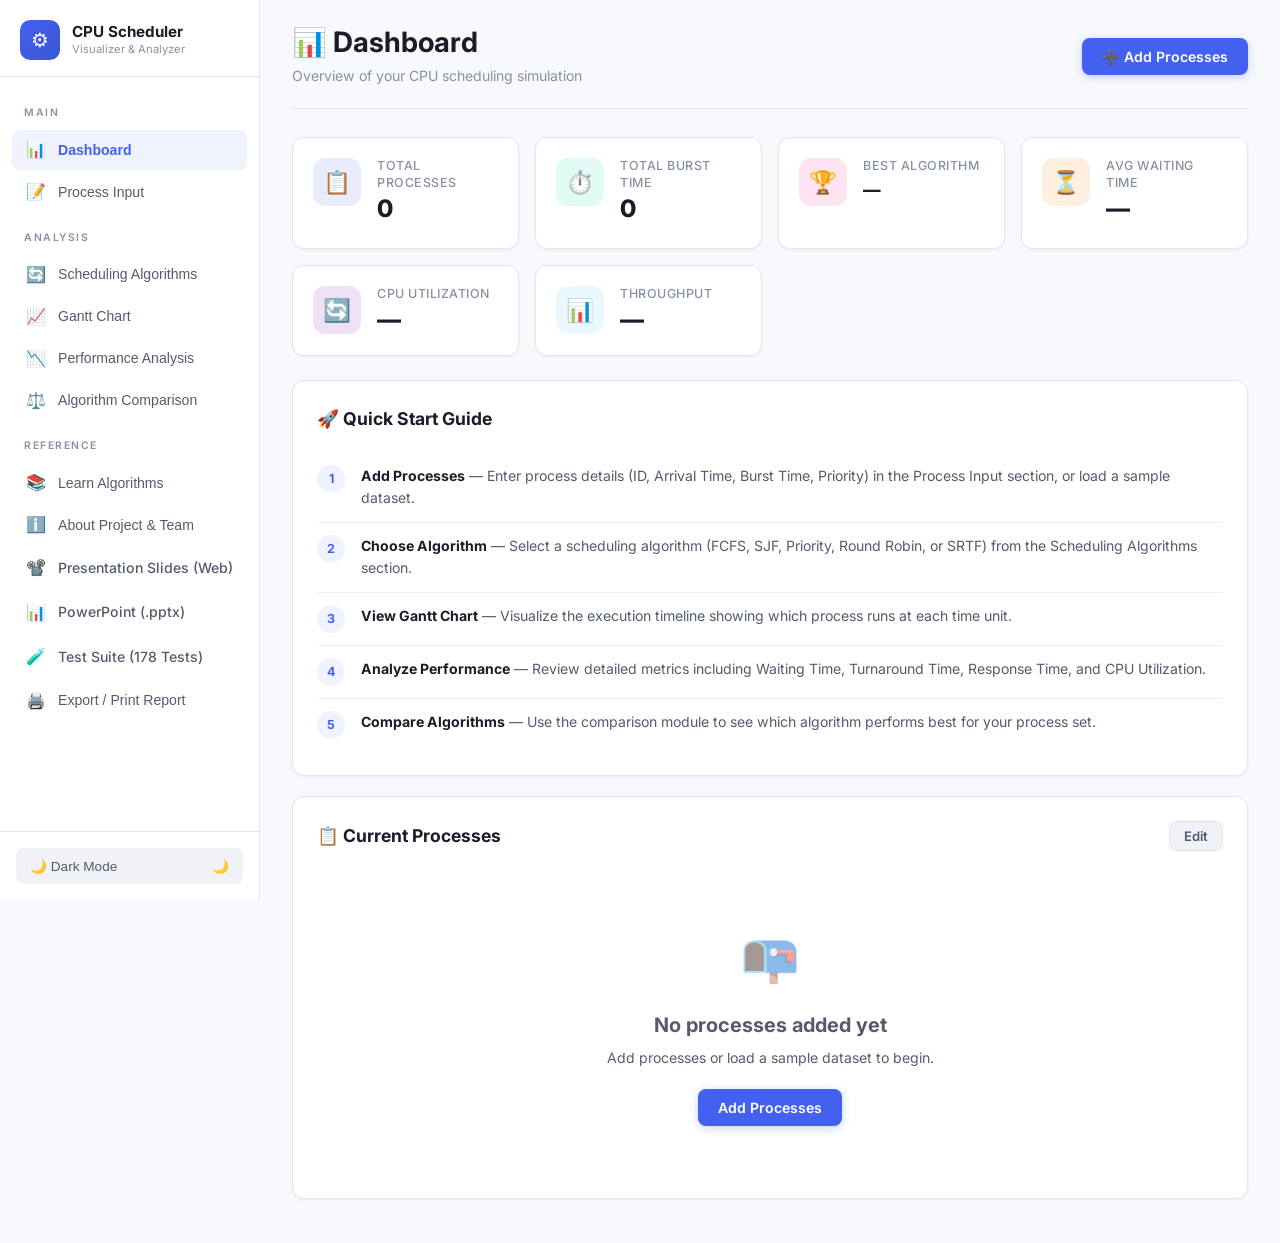
<file: index.html>
<!DOCTYPE html>
<!--
  CPU Scheduling Visualizer & Performance Analyzer
  =================================================
  A comprehensive interactive application for visualizing and comparing
  CPU scheduling algorithms used in Operating Systems.
  
  Technologies: HTML5, CSS3, Vanilla JavaScript (ES6)
  No external dependencies or build tools required.
  
  Author: Student Project - Operating Systems Course
  Date: November 2026
-->
<html lang="en" data-theme="light">
<head>
    <meta charset="UTF-8">
    <meta name="viewport" content="width=device-width, initial-scale=1.0">
    <title>CPU Scheduling Visualizer & Performance Analyzer</title>
    
    <!-- Google Fonts: Inter for clean, modern typography -->
    <link rel="preconnect" href="https://fonts.googleapis.com">
    <link rel="preconnect" href="https://fonts.gstatic.com" crossorigin>
    <link href="https://fonts.googleapis.com/css2?family=Inter:wght@400;500;600;700;800&display=swap" rel="stylesheet">
    
    <!-- Main Stylesheet -->
    <link rel="stylesheet" href="css/styles.css">
    
    <!-- Favicon (inline SVG as data URI) -->
    <link rel="icon" href="data:image/svg+xml,<svg xmlns='http://www.w3.org/2000/svg' viewBox='0 0 100 100'><text y='.9em' font-size='90'>⚙️</text></svg>">
</head>
<body>
    <!-- ================================================================
         Toast Notification Container
         Positioned fixed at top-right corner for feedback messages
         ================================================================ -->
    <div class="toast-container" id="toastContainer"></div>

    <!-- ================================================================
         App Container: Sidebar + Main Content
         ================================================================ -->
    <div class="app-container">
        
        <!-- ============================================================
             Sidebar Navigation
             Fixed left sidebar with navigation links for each section
             ============================================================ -->
        <aside class="sidebar" id="sidebar">
            <!-- Logo / Brand -->
            <div class="sidebar-header">
                <a class="sidebar-logo" href="#" onclick="return false;">
                    <div class="logo-icon">⚙️</div>
                    <div class="logo-text">
                        CPU Scheduler
                        <small>Visualizer & Analyzer</small>
                    </div>
                </a>
            </div>

            <!-- Navigation Links -->
            <nav class="sidebar-nav">
                <div class="nav-section-title">Main</div>
                
                <button class="nav-link active" data-section="dashboard" onclick="navigateTo('dashboard')">
                    <span class="nav-icon">📊</span>
                    Dashboard
                </button>
                
                <button class="nav-link" data-section="process-input" onclick="navigateTo('process-input')">
                    <span class="nav-icon">📝</span>
                    Process Input
                </button>

                <div class="nav-section-title">Analysis</div>
                
                <button class="nav-link" data-section="scheduling" onclick="navigateTo('scheduling')">
                    <span class="nav-icon">🔄</span>
                    Scheduling Algorithms
                </button>
                
                <button class="nav-link" data-section="gantt" onclick="navigateTo('gantt')">
                    <span class="nav-icon">📈</span>
                    Gantt Chart
                </button>
                
                <button class="nav-link" data-section="performance" onclick="navigateTo('performance')">
                    <span class="nav-icon">📉</span>
                    Performance Analysis
                </button>
                
                <button class="nav-link" data-section="comparison" onclick="navigateTo('comparison')">
                    <span class="nav-icon">⚖️</span>
                    Algorithm Comparison
                </button>

                <div class="nav-section-title">Reference</div>
                
                <button class="nav-link" data-section="learn" onclick="navigateTo('learn')">
                    <span class="nav-icon">📚</span>
                    Learn Algorithms
                </button>
                
                <button class="nav-link" data-section="about" onclick="navigateTo('about')">
                    <span class="nav-icon">ℹ️</span>
                    About Project & Team
                </button>

                <a class="nav-link" href="presentation.html" target="_blank" style="text-decoration:none;">
                    <span class="nav-icon">📽️</span>
                    Presentation Slides (Web)
                </a>

                <a class="nav-link" href="CPU_Scheduling_Visualizer_Presentation.pptx" download style="text-decoration:none;">
                    <span class="nav-icon">📊</span>
                    PowerPoint (.pptx)
                </a>

                <a class="nav-link" href="tests/test-algorithms.html" target="_blank" style="text-decoration:none;">
                    <span class="nav-icon">🧪</span>
                    Test Suite (178 Tests)
                </a>

                <button class="nav-link" onclick="window.print()" style="text-decoration:none;">
                    <span class="nav-icon">🖨️</span>
                    Export / Print Report
                </button>
            </nav>

            <!-- Theme Toggle -->
            <div class="sidebar-footer">
                <button class="theme-toggle" onclick="toggleTheme()">
                    <span id="themeLabel">🌙 Dark Mode</span>
                    <span id="themeIcon">🌙</span>
                </button>
            </div>
        </aside>

        <!-- Mobile sidebar overlay -->
        <div class="sidebar-overlay" id="sidebarOverlay" onclick="closeSidebar()"></div>

        <!-- ============================================================
             Main Content Area
             Contains all sections, only one visible at a time
             ============================================================ -->
        <main class="main-content">
            <!-- Mobile menu toggle -->
            <button class="menu-toggle" id="menuToggle" onclick="toggleSidebar()">☰</button>

            <!-- ========================================================
                 SECTION 1: Dashboard
                 Overview with stats, quick actions, and summary
                 ======================================================== -->
            <section class="section active" id="section-dashboard">
                <div class="page-header">
                    <div>
                        <h1>📊 Dashboard</h1>
                        <p class="page-subtitle">Overview of your CPU scheduling simulation</p>
                    </div>
                    <div class="header-actions">
                        <button class="btn btn-primary" onclick="navigateTo('process-input')">
                            ➕ Add Processes
                        </button>
                    </div>
                </div>

                <!-- Stats Grid -->
                <div class="stats-grid" id="dashboardStats">
                    <div class="stat-card">
                        <div class="stat-icon blue">📋</div>
                        <div class="stat-info">
                            <h4>Total Processes</h4>
                            <div class="stat-value" id="statTotalProcesses">0</div>
                        </div>
                    </div>
                    <div class="stat-card">
                        <div class="stat-icon green">⏱️</div>
                        <div class="stat-info">
                            <h4>Total Burst Time</h4>
                            <div class="stat-value" id="statTotalBurst">0</div>
                        </div>
                    </div>
                    <div class="stat-card">
                        <div class="stat-icon pink">🏆</div>
                        <div class="stat-info">
                            <h4>Best Algorithm</h4>
                            <div class="stat-value" id="statBestAlgo" style="font-size:1.1rem;">—</div>
                            <div class="stat-change" id="statBestAlgoMetric"></div>
                        </div>
                    </div>
                    <div class="stat-card">
                        <div class="stat-icon orange">⏳</div>
                        <div class="stat-info">
                            <h4>Avg Waiting Time</h4>
                            <div class="stat-value" id="statAvgWT">—</div>
                            <div class="stat-change" id="statAvgWTAlgo"></div>
                        </div>
                    </div>
                    <div class="stat-card">
                        <div class="stat-icon purple">🔄</div>
                        <div class="stat-info">
                            <h4>CPU Utilization</h4>
                            <div class="stat-value" id="statCPUUtil">—</div>
                        </div>
                    </div>
                    <div class="stat-card">
                        <div class="stat-icon cyan">📊</div>
                        <div class="stat-info">
                            <h4>Throughput</h4>
                            <div class="stat-value" id="statThroughput">—</div>
                        </div>
                    </div>
                </div>

                <!-- Quick Start Card -->
                <div class="card" id="dashboardQuickStart">
                    <div class="card-header">
                        <div class="card-title">🚀 Quick Start Guide</div>
                    </div>
                    <div class="step-container">
                        <div class="step">
                            <div class="step-number">1</div>
                            <div class="step-text"><strong>Add Processes</strong> — Enter process details (ID, Arrival Time, Burst Time, Priority) in the Process Input section, or load a sample dataset.</div>
                        </div>
                        <div class="step">
                            <div class="step-number">2</div>
                            <div class="step-text"><strong>Choose Algorithm</strong> — Select a scheduling algorithm (FCFS, SJF, Priority, Round Robin, or SRTF) from the Scheduling Algorithms section.</div>
                        </div>
                        <div class="step">
                            <div class="step-number">3</div>
                            <div class="step-text"><strong>View Gantt Chart</strong> — Visualize the execution timeline showing which process runs at each time unit.</div>
                        </div>
                        <div class="step">
                            <div class="step-number">4</div>
                            <div class="step-text"><strong>Analyze Performance</strong> — Review detailed metrics including Waiting Time, Turnaround Time, Response Time, and CPU Utilization.</div>
                        </div>
                        <div class="step">
                            <div class="step-number">5</div>
                            <div class="step-text"><strong>Compare Algorithms</strong> — Use the comparison module to see which algorithm performs best for your process set.</div>
                        </div>
                    </div>
                </div>

                <!-- Current Process Table (Dashboard Preview) -->
                <div class="card">
                    <div class="card-header">
                        <div class="card-title">📋 Current Processes</div>
                        <button class="btn btn-sm btn-secondary" onclick="navigateTo('process-input')">Edit</button>
                    </div>
                    <div id="dashboardProcessTable">
                        <div class="empty-state">
                            <div class="empty-icon">📭</div>
                            <h3>No processes added yet</h3>
                            <p>Add processes or load a sample dataset to begin.</p>
                            <button class="btn btn-primary" onclick="navigateTo('process-input')">Add Processes</button>
                        </div>
                    </div>
                </div>
            </section>

            <!-- ========================================================
                 SECTION 2: Process Input
                 Form to add, edit, delete processes
                 ======================================================== -->
            <section class="section" id="section-process-input">
                <div class="page-header">
                    <div>
                        <h1>📝 Process Input</h1>
                        <p class="page-subtitle">Add, edit, or remove processes for scheduling simulation</p>
                    </div>
                    <div class="header-actions">
                        <div class="dropdown">
                            <button class="btn btn-secondary" onclick="toggleDropdown('sampleDropdown')">
                                📂 Load Sample
                            </button>
                            <div class="dropdown-menu" id="sampleDropdown">
                                <button class="dropdown-item" onclick="loadSample('basic')">Basic (4 processes, same arrival)</button>
                                <button class="dropdown-item" onclick="loadSample('varied')">Varied Arrival Times</button>
                                <button class="dropdown-item" onclick="loadSample('priority')">Priority Focus</button>
                                <button class="dropdown-item" onclick="loadSample('heavy')">Heavy Workload (8 processes)</button>
                                <button class="dropdown-item" onclick="loadSample('gaps')">With CPU Idle Gaps</button>
                            </div>
                        </div>
                        <button class="btn btn-danger btn-sm" onclick="resetAllProcesses()">🗑️ Reset All</button>
                    </div>
                </div>

                <!-- Process Input Form -->
                <div class="card">
                    <div class="card-header">
                        <div>
                            <div class="card-title" id="processFormTitle">➕ Add New Process</div>
                            <div class="card-subtitle">Enter the process details below. All fields are required.</div>
                        </div>
                    </div>

                    <form id="processForm" onsubmit="return handleProcessSubmit(event)">
                        <div class="form-row">
                            <div class="form-group">
                                <label class="form-label" for="inputPID">Process ID</label>
                                <input type="text" class="form-control" id="inputPID" placeholder="e.g., P1" required>
                                <div class="form-error" id="errorPID"></div>
                            </div>
                            <div class="form-group">
                                <label class="form-label" for="inputAT">Arrival Time</label>
                                <input type="number" class="form-control" id="inputAT" placeholder="e.g., 0" min="0" required>
                                <div class="form-error" id="errorAT"></div>
                            </div>
                            <div class="form-group">
                                <label class="form-label" for="inputBT">Burst Time</label>
                                <input type="number" class="form-control" id="inputBT" placeholder="e.g., 5" min="1" required>
                                <div class="form-error" id="errorBT"></div>
                            </div>
                            <div class="form-group">
                                <label class="form-label" for="inputPriority">Priority</label>
                                <input type="number" class="form-control" id="inputPriority" placeholder="e.g., 1" min="0" required>
                                <div class="form-hint">Lower number = Higher priority</div>
                                <div class="form-error" id="errorPriority"></div>
                            </div>
                        </div>
                        <div class="input-actions">
                            <button type="submit" class="btn btn-primary" id="btnSubmitProcess">➕ Add Process</button>
                            <button type="button" class="btn btn-secondary" id="btnCancelEdit" style="display:none;" onclick="cancelEdit()">Cancel Edit</button>
                        </div>
                    </form>
                </div>

                <!-- Process Table -->
                <div class="card">
                    <div class="card-header">
                        <div class="card-title">📋 Process List</div>
                        <span style="font-size:0.85rem; color: var(--text-tertiary);" id="processCount">0 processes</span>
                    </div>
                    <div id="processTableContainer">
                        <div class="empty-state" id="emptyProcessState">
                            <div class="empty-icon">📭</div>
                            <h3>No processes added</h3>
                            <p>Use the form above to add processes, or load a sample dataset.</p>
                        </div>
                        <div class="table-container" id="processTableWrapper" style="display:none;">
                            <table>
                                <thead>
                                    <tr>
                                        <th>Process ID</th>
                                        <th>Arrival Time</th>
                                        <th>Burst Time</th>
                                        <th>Priority</th>
                                        <th>Actions</th>
                                    </tr>
                                </thead>
                                <tbody id="processTableBody">
                                </tbody>
                            </table>
                        </div>
                    </div>
                </div>
            </section>

            <!-- ========================================================
                 SECTION 3: Scheduling Algorithms
                 Select and run algorithms, view step-by-step execution
                 ======================================================== -->
            <section class="section" id="section-scheduling">
                <div class="page-header">
                    <div>
                        <h1>🔄 Scheduling Algorithms</h1>
                        <p class="page-subtitle">Select an algorithm and view the step-by-step execution</p>
                    </div>
                </div>

                <!-- Algorithm Selection -->
                <div class="card">
                    <div class="card-header">
                        <div class="card-title">⚡ Select Algorithm</div>
                    </div>
                    
                    <div class="tabs" id="algoTabs">
                        <button class="tab active" data-algo="fcfs" onclick="selectAlgorithm('fcfs')">FCFS</button>
                        <button class="tab" data-algo="sjf" onclick="selectAlgorithm('sjf')">SJF</button>
                        <button class="tab" data-algo="priority-np" onclick="selectAlgorithm('priority-np')">Priority (NP)</button>
                        <button class="tab" data-algo="priority-p" onclick="selectAlgorithm('priority-p')">Priority (P)</button>
                        <button class="tab" data-algo="rr" onclick="selectAlgorithm('rr')">Round Robin</button>
                        <button class="tab" data-algo="srtf" onclick="selectAlgorithm('srtf')">SRTF</button>
                    </div>

                    <!-- Round Robin Quantum Input (shown only when RR is selected) -->
                    <div class="quantum-input-group" id="quantumInput" style="display:none;">
                        <label for="timeQuantum">Time Quantum:</label>
                        <input type="number" class="form-control" id="timeQuantum" value="2" min="1" max="100" style="width:80px;" onchange="runSelectedAlgorithm()">
                        <span class="form-hint">Must be ≥ 1</span>
                    </div>

                    <!-- Run Button -->
                    <button class="btn btn-primary btn-lg" onclick="runSelectedAlgorithm()" id="btnRunAlgo" style="margin-top:8px;">
                        ▶️ Run Algorithm
                    </button>
                </div>

                <!-- Algorithm Description -->
                <div class="card" id="algoDescriptionCard">
                    <div class="card-header">
                        <div class="card-title" id="algoDescTitle">📖 FCFS — First Come First Serve</div>
                    </div>
                    <div id="algoDescription">
                        <p>The simplest scheduling algorithm. Processes are executed in the order they arrive in the ready queue. It is non-preemptive — once a process starts executing, it runs to completion.</p>
                    </div>
                </div>

                <!-- Step by Step Execution -->
                <div class="card" id="stepByStepCard" style="display:none;">
                    <div class="card-header">
                        <div class="card-title">📜 Step-by-Step Execution</div>
                    </div>
                    <div class="step-container" id="stepByStepContent">
                    </div>
                </div>
            </section>

            <!-- ========================================================
                 SECTION 4: Gantt Chart Visualization
                 ======================================================== -->
            <section class="section" id="section-gantt">
                <div class="page-header">
                    <div>
                        <h1>📈 Gantt Chart</h1>
                        <p class="page-subtitle">Visual timeline of process execution</p>
                    </div>
                    <div class="header-actions">
                        <select class="form-control" id="ganttAlgoSelect" style="width:auto;" onchange="updateGanttChart()">
                            <option value="fcfs">FCFS</option>
                            <option value="sjf">SJF</option>
                            <option value="priority-np">Priority (Non-Preemptive)</option>
                            <option value="priority-p">Priority (Preemptive)</option>
                            <option value="rr">Round Robin</option>
                            <option value="srtf">SRTF</option>
                        </select>
                    </div>
                </div>

                <!-- Quantum for Gantt (RR) -->
                <div class="quantum-input-group" id="ganttQuantumInput" style="display:none;">
                    <label for="ganttTimeQuantum">Time Quantum:</label>
                    <input type="number" class="form-control" id="ganttTimeQuantum" value="2" min="1" max="100" style="width:80px;" onchange="updateGanttChart()">
                </div>

                <!-- Gantt Chart Display -->
                <div class="card">
                    <div class="card-header">
                        <div class="card-title" id="ganttTitle">📊 FCFS Gantt Chart</div>
                    </div>
                    <div id="ganttChartContainer">
                        <div class="empty-state" id="emptyGanttState">
                            <div class="empty-icon">📊</div>
                            <h3>No chart to display</h3>
                            <p>Add processes first, then select an algorithm to generate the Gantt chart.</p>
                        </div>
                        <div id="ganttChartContent" style="display:none;">
                            <!-- Interactive Simulation Playback Bar -->
                            <div class="gantt-playback-bar">
                                <div class="playback-controls">
                                    <button class="btn btn-sm btn-primary" id="btnPlayGantt" onclick="toggleGanttPlayback()" title="Play / Pause Simulation">▶️ Play</button>
                                    <button class="btn btn-sm btn-secondary" onclick="stepGanttPlayback(-1)" title="Step Backward">⏮️ Prev</button>
                                    <button class="btn btn-sm btn-secondary" onclick="stepGanttPlayback(1)" title="Step Forward">⏭️ Next</button>
                                    <button class="btn btn-sm btn-secondary" onclick="resetGanttPlayback()" title="Reset Timeline">🔄 Reset</button>
                                </div>
                                <div class="playback-status">
                                    <span>Time:</span>
                                    <span class="playback-time-badge" id="playbackTimeDisplay">0 / 0</span>
                                    <span id="playbackProcessDisplay" style="font-weight: 600; color: var(--text-primary);">State: Ready</span>
                                </div>
                                <div class="playback-speed">
                                    <label for="playbackSpeedSelect">Speed:</label>
                                    <select class="form-control" id="playbackSpeedSelect" style="width:auto; padding:4px 8px; font-size:0.8rem;" onchange="updatePlaybackSpeed()">
                                        <option value="1500">0.5x (Slow)</option>
                                        <option value="800" selected>1.0x (Normal)</option>
                                        <option value="400">2.0x (Fast)</option>
                                    </select>
                                </div>
                            </div>

                            <div class="gantt-container">
                                <div class="gantt-chart" id="ganttBlocks"></div>
                                <div class="gantt-timeline" id="ganttTimeline"></div>
                            </div>
                            <div class="gantt-legend" id="ganttLegend"></div>
                        </div>
                    </div>
                </div>

                <!-- Results Table for this algorithm -->
                <div class="card" id="ganttResultsCard" style="display:none;">
                    <div class="card-header">
                        <div class="card-title">📋 Scheduling Results</div>
                    </div>
                    <div class="table-container" id="ganttResultsTable"></div>
                </div>
            </section>

            <!-- ========================================================
                 SECTION 5: Performance Analysis
                 Detailed metrics table for selected algorithm
                 ======================================================== -->
            <section class="section" id="section-performance">
                <div class="page-header">
                    <div>
                        <h1>📉 Performance Analysis</h1>
                        <p class="page-subtitle">Detailed scheduling metrics and performance indicators</p>
                    </div>
                    <div class="header-actions">
                        <select class="form-control" id="perfAlgoSelect" style="width:auto;" onchange="updatePerformance()">
                            <option value="fcfs">FCFS</option>
                            <option value="sjf">SJF</option>
                            <option value="priority-np">Priority (Non-Preemptive)</option>
                            <option value="priority-p">Priority (Preemptive)</option>
                            <option value="rr">Round Robin</option>
                            <option value="srtf">SRTF</option>
                        </select>
                    </div>
                </div>

                <!-- Quantum for Performance (RR) -->
                <div class="quantum-input-group" id="perfQuantumInput" style="display:none;">
                    <label for="perfTimeQuantum">Time Quantum:</label>
                    <input type="number" class="form-control" id="perfTimeQuantum" value="2" min="1" max="100" style="width:80px;" onchange="updatePerformance()">
                </div>

                <!-- Performance Stats -->
                <div class="stats-grid" id="perfStatsGrid" style="display:none;">
                    <div class="stat-card">
                        <div class="stat-icon blue">⏳</div>
                        <div class="stat-info">
                            <h4>Avg Waiting Time</h4>
                            <div class="stat-value" id="perfAvgWT">—</div>
                        </div>
                    </div>
                    <div class="stat-card">
                        <div class="stat-icon pink">🔄</div>
                        <div class="stat-info">
                            <h4>Avg Turnaround Time</h4>
                            <div class="stat-value" id="perfAvgTAT">—</div>
                        </div>
                    </div>
                    <div class="stat-card">
                        <div class="stat-icon green">⚡</div>
                        <div class="stat-info">
                            <h4>Avg Response Time</h4>
                            <div class="stat-value" id="perfAvgRT">—</div>
                        </div>
                    </div>
                    <div class="stat-card">
                        <div class="stat-icon orange">💻</div>
                        <div class="stat-info">
                            <h4>CPU Utilization</h4>
                            <div class="stat-value" id="perfCPUUtil">—</div>
                        </div>
                    </div>
                    <div class="stat-card">
                        <div class="stat-icon purple">📊</div>
                        <div class="stat-info">
                            <h4>Throughput</h4>
                            <div class="stat-value" id="perfThroughput">—</div>
                        </div>
                    </div>
                    <div class="stat-card">
                        <div class="stat-icon cyan">🕐</div>
                        <div class="stat-info">
                            <h4>Total Time</h4>
                            <div class="stat-value" id="perfTotalTime">—</div>
                        </div>
                    </div>
                </div>

                <!-- Detailed Results Table -->
                <div class="card" id="perfResultsCard" style="display:none;">
                    <div class="card-header">
                        <div class="card-title">📋 Per-Process Metrics</div>
                    </div>
                    <div class="table-container" id="perfResultsTable"></div>
                </div>

                <!-- Empty State -->
                <div class="card" id="perfEmptyState">
                    <div class="empty-state">
                        <div class="empty-icon">📉</div>
                        <h3>No data to analyze</h3>
                        <p>Add processes and run a scheduling algorithm to see performance metrics.</p>
                        <button class="btn btn-primary" onclick="navigateTo('process-input')">Add Processes</button>
                    </div>
                </div>

                <!-- Metrics Explanation -->
                <div class="card" style="margin-top:20px;">
                    <div class="card-header">
                        <div class="card-title">📖 Understanding Scheduling Metrics</div>
                    </div>
                    <div class="step-container">
                        <div class="step">
                            <div class="step-number">CT</div>
                            <div class="step-text"><strong>Completion Time</strong> — The time at which a process finishes execution.</div>
                        </div>
                        <div class="step">
                            <div class="step-number">TAT</div>
                            <div class="step-text"><strong>Turnaround Time</strong> — Total time from arrival to completion. <em>TAT = CT − AT</em></div>
                        </div>
                        <div class="step">
                            <div class="step-number">WT</div>
                            <div class="step-text"><strong>Waiting Time</strong> — Time spent waiting in the ready queue. <em>WT = TAT − BT</em></div>
                        </div>
                        <div class="step">
                            <div class="step-number">RT</div>
                            <div class="step-text"><strong>Response Time</strong> — Time from arrival until the process first gets CPU. <em>RT = First CPU Time − AT</em></div>
                        </div>
                        <div class="step">
                            <div class="step-number">%</div>
                            <div class="step-text"><strong>CPU Utilization</strong> — Percentage of time the CPU is busy. <em>= (Total Time − Idle Time) / Total Time × 100</em></div>
                        </div>
                        <div class="step">
                            <div class="step-number">λ</div>
                            <div class="step-text"><strong>Throughput</strong> — Number of processes completed per unit time. <em>= Number of Processes / Total Time</em></div>
                        </div>
                    </div>
                </div>
            </section>

            <!-- ========================================================
                 SECTION 6: Algorithm Comparison
                 Side-by-side comparison of all algorithms
                 ======================================================== -->
            <section class="section" id="section-comparison">
                <div class="page-header">
                    <div>
                        <h1>⚖️ Algorithm Comparison</h1>
                        <p class="page-subtitle">Compare performance across all scheduling algorithms</p>
                    </div>
                    <div class="header-actions">
                        <div class="quantum-input-group" style="margin:0;">
                            <label for="compQuantum">RR Quantum:</label>
                            <input type="number" class="form-control" id="compQuantum" value="2" min="1" max="100" style="width:80px;" onchange="updateComparison()">
                        </div>
                    </div>
                </div>

                <!-- Comparison Empty State -->
                <div class="card" id="compEmptyState">
                    <div class="empty-state">
                        <div class="empty-icon">⚖️</div>
                        <h3>No data to compare</h3>
                        <p>Add processes first to compare algorithm performance.</p>
                        <button class="btn btn-primary" onclick="navigateTo('process-input')">Add Processes</button>
                    </div>
                </div>

                <!-- Comparison Content (hidden until processes are added) -->
                <div id="compContent" style="display:none;">
                    <!-- Summary Table -->
                    <div class="card">
                        <div class="card-header">
                            <div class="card-title">📊 Summary Comparison Table</div>
                        </div>
                        <div class="table-container" id="compSummaryTable"></div>
                    </div>

                    <!-- Bar Charts -->
                    <div class="comparison-grid">
                        <div class="chart-card">
                            <div class="chart-title">⏳ Average Waiting Time</div>
                            <div class="bar-chart" id="compChartWT"></div>
                        </div>
                        <div class="chart-card">
                            <div class="chart-title">🔄 Average Turnaround Time</div>
                            <div class="bar-chart" id="compChartTAT"></div>
                        </div>
                        <div class="chart-card">
                            <div class="chart-title">⚡ Average Response Time</div>
                            <div class="bar-chart" id="compChartRT"></div>
                        </div>
                        <div class="chart-card">
                            <div class="chart-title">💻 CPU Utilization (%)</div>
                            <div class="bar-chart" id="compChartCPU"></div>
                        </div>
                        <div class="chart-card">
                            <div class="chart-title">📊 Throughput (proc/unit)</div>
                            <div class="bar-chart" id="compChartTP"></div>
                        </div>
                    </div>

                    <!-- Best Algorithm Summary -->
                    <div class="card" style="margin-top:20px;">
                        <div class="card-header">
                            <div class="card-title">🏆 Best Algorithm per Metric</div>
                        </div>
                        <div id="bestAlgoSummary"></div>
                        <div class="alert alert-info" style="margin-top:16px;">
                            <span>ℹ️</span>
                            <span>No single algorithm is universally best. The optimal choice depends on the workload characteristics and the metric you want to optimize (e.g., minimize waiting time vs. maximize throughput).</span>
                        </div>
                    </div>
                </div>
            </section>

            <!-- ========================================================
                 SECTION 7: Learn Algorithms (Educational Content)
                 ======================================================== -->
            <section class="section" id="section-learn">
                <div class="page-header">
                    <div>
                        <h1>📚 Learn CPU Scheduling</h1>
                        <p class="page-subtitle">Understanding how each scheduling algorithm works</p>
                    </div>
                </div>

                <!-- Introduction -->
                <div class="card">
                    <div class="card-header">
                        <div class="card-title">🎓 What is CPU Scheduling?</div>
                    </div>
                    <p>CPU Scheduling is the process by which the Operating System decides which process in the ready queue gets to use the CPU at any given time. It is a fundamental concept in Operating Systems that directly affects system performance and responsiveness.</p>
                    <br>
                    <p>The <strong>scheduler</strong> selects processes from the ready queue and allocates the CPU to them. The goal is to maximize CPU utilization, throughput, and fairness while minimizing waiting time, turnaround time, and response time.</p>
                    <br>
                    <div class="algo-props">
                        <div class="algo-prop"><span class="prop-icon">🔹</span> <strong>Preemptive:</strong> CPU can be taken away from a running process</div>
                        <div class="algo-prop"><span class="prop-icon">🔹</span> <strong>Non-Preemptive:</strong> Once started, a process runs to completion</div>
                        <div class="algo-prop"><span class="prop-icon">🔹</span> <strong>Starvation:</strong> A process waits indefinitely for CPU</div>
                        <div class="algo-prop"><span class="prop-icon">🔹</span> <strong>Convoy Effect:</strong> Short processes wait behind long ones</div>
                    </div>
                </div>

                <!-- FCFS -->
                <div class="algo-card">
                    <div class="algo-card-header">
                        <div class="algo-badge process-color-0">FCFS</div>
                        <div>
                            <h3>First Come First Serve</h3>
                            <span style="font-size:0.82rem; color: var(--text-tertiary);">Non-Preemptive</span>
                        </div>
                    </div>
                    <div class="algo-card-body">
                        <p><strong>How it works:</strong> Processes are executed in the order they arrive in the ready queue, similar to a queue at a ticket counter. The first process to arrive is the first to get the CPU.</p>
                        <p><strong>Real-world analogy:</strong> Like waiting in a line at a bank — first person in line gets served first, regardless of how long their transaction takes.</p>
                        <div class="pros-cons">
                            <div class="pros">
                                <h5>✅ Advantages</h5>
                                <ul>
                                    <li>Simplest to implement and understand</li>
                                    <li>Fair — no starvation possible</li>
                                    <li>No overhead of context switching decisions</li>
                                    <li>Predictable execution order</li>
                                </ul>
                            </div>
                            <div class="cons">
                                <h5>❌ Disadvantages</h5>
                                <ul>
                                    <li>Convoy effect: short processes wait behind long ones</li>
                                    <li>High average waiting time</li>
                                    <li>Not suitable for time-sharing systems</li>
                                    <li>Non-preemptive — no priority handling</li>
                                </ul>
                            </div>
                        </div>
                        <div class="algo-props" style="margin-top:12px;">
                            <div class="algo-prop"><span class="prop-icon">📌</span> Used in: Batch processing systems, print queues</div>
                            <div class="algo-prop"><span class="prop-icon">⏱️</span> Time Complexity: O(n log n) for sorting</div>
                        </div>
                    </div>
                </div>

                <!-- SJF -->
                <div class="algo-card">
                    <div class="algo-card-header">
                        <div class="algo-badge process-color-1">SJF</div>
                        <div>
                            <h3>Shortest Job First</h3>
                            <span style="font-size:0.82rem; color: var(--text-tertiary);">Non-Preemptive</span>
                        </div>
                    </div>
                    <div class="algo-card-body">
                        <p><strong>How it works:</strong> When the CPU is free, the process with the shortest burst time among all arrived processes is selected. Ties are broken by arrival time.</p>
                        <p><strong>Real-world analogy:</strong> Like an express checkout lane — customers with fewer items (shorter jobs) go first.</p>
                        <div class="pros-cons">
                            <div class="pros">
                                <h5>✅ Advantages</h5>
                                <ul>
                                    <li>Optimal average waiting time (for non-preemptive)</li>
                                    <li>Good for batch systems where burst times are known</li>
                                    <li>Minimizes average turnaround time</li>
                                </ul>
                            </div>
                            <div class="cons">
                                <h5>❌ Disadvantages</h5>
                                <ul>
                                    <li>Starvation: long processes may wait indefinitely</li>
                                    <li>Burst time must be known in advance</li>
                                    <li>Not practical for interactive systems</li>
                                    <li>Difficult to predict CPU burst length</li>
                                </ul>
                            </div>
                        </div>
                        <div class="algo-props" style="margin-top:12px;">
                            <div class="algo-prop"><span class="prop-icon">📌</span> Used in: Batch operating systems, process scheduling</div>
                            <div class="algo-prop"><span class="prop-icon">⏱️</span> Produces minimum average WT for a given set of processes</div>
                        </div>
                    </div>
                </div>

                <!-- Priority -->
                <div class="algo-card">
                    <div class="algo-card-header">
                        <div class="algo-badge process-color-3">PRI</div>
                        <div>
                            <h3>Priority Scheduling</h3>
                            <span style="font-size:0.82rem; color: var(--text-tertiary);">Non-Preemptive & Preemptive</span>
                        </div>
                    </div>
                    <div class="algo-card-body">
                        <p><strong>How it works:</strong> Each process is assigned a priority. The CPU is allocated to the process with the highest priority (lowest priority number in this implementation). In preemptive mode, a running process is interrupted if a higher-priority process arrives.</p>
                        <p><strong>Priority convention:</strong> In this application, a <strong>lower priority number means higher priority</strong> (e.g., Priority 1 is more important than Priority 3).</p>
                        <p><strong>Real-world analogy:</strong> Like an emergency room — patients are treated based on severity (priority), not arrival order.</p>
                        <div class="pros-cons">
                            <div class="pros">
                                <h5>✅ Advantages</h5>
                                <ul>
                                    <li>Important processes get CPU first</li>
                                    <li>Flexible — priorities can reflect urgency</li>
                                    <li>Suitable for real-time systems</li>
                                    <li>Can be combined with other algorithms</li>
                                </ul>
                            </div>
                            <div class="cons">
                                <h5>❌ Disadvantages</h5>
                                <ul>
                                    <li>Starvation: low-priority processes may never execute</li>
                                    <li>Priority inversion problem</li>
                                    <li>Determining priorities can be complex</li>
                                    <li>Solution: Aging (increasing priority over time)</li>
                                </ul>
                            </div>
                        </div>
                        <div class="algo-props" style="margin-top:12px;">
                            <div class="algo-prop"><span class="prop-icon">📌</span> Used in: Windows, Linux, RTOS</div>
                            <div class="algo-prop"><span class="prop-icon">⏱️</span> Preemptive version used in most modern OS</div>
                        </div>
                    </div>
                </div>

                <!-- Round Robin -->
                <div class="algo-card">
                    <div class="algo-card-header">
                        <div class="algo-badge process-color-4">RR</div>
                        <div>
                            <h3>Round Robin</h3>
                            <span style="font-size:0.82rem; color: var(--text-tertiary);">Preemptive (Time-Sliced)</span>
                        </div>
                    </div>
                    <div class="algo-card-body">
                        <p><strong>How it works:</strong> Each process gets a fixed time slice (quantum). If the process doesn't finish within its quantum, it is preempted and placed at the back of the ready queue. The next process in the queue then gets the CPU.</p>
                        <p><strong>Time Quantum:</strong> The performance of Round Robin depends heavily on the quantum size. A very small quantum causes too many context switches; a very large quantum degrades to FCFS.</p>
                        <p><strong>Real-world analogy:</strong> Like a group presentation where each person gets exactly 2 minutes to speak, then the next person goes.</p>
                        <div class="pros-cons">
                            <div class="pros">
                                <h5>✅ Advantages</h5>
                                <ul>
                                    <li>Fair — every process gets equal CPU time</li>
                                    <li>No starvation</li>
                                    <li>Good for time-sharing systems</li>
                                    <li>Low response time for short processes</li>
                                </ul>
                            </div>
                            <div class="cons">
                                <h5>❌ Disadvantages</h5>
                                <ul>
                                    <li>Performance depends on quantum size</li>
                                    <li>Context switching overhead</li>
                                    <li>Higher average WT than SJF</li>
                                    <li>No priority consideration</li>
                                </ul>
                            </div>
                        </div>
                        <div class="algo-props" style="margin-top:12px;">
                            <div class="algo-prop"><span class="prop-icon">📌</span> Used in: Unix, Linux, Windows time-sharing</div>
                            <div class="algo-prop"><span class="prop-icon">⏱️</span> Typical quantum: 10-100 milliseconds</div>
                        </div>
                    </div>
                </div>

                <!-- SRTF -->
                <div class="algo-card">
                    <div class="algo-card-header">
                        <div class="algo-badge process-color-5">SRTF</div>
                        <div>
                            <h3>Shortest Remaining Time First</h3>
                            <span style="font-size:0.82rem; color: var(--text-tertiary);">Preemptive (SJF Variant)</span>
                        </div>
                    </div>
                    <div class="algo-card-body">
                        <p><strong>How it works:</strong> The preemptive version of SJF. At each time unit, the process with the shortest remaining burst time is selected. If a new process arrives with a shorter remaining time than the currently running process, the current process is preempted.</p>
                        <p><strong>Real-world analogy:</strong> Like a hospital where a patient with a quick procedure can bump someone who still needs a long treatment.</p>
                        <div class="pros-cons">
                            <div class="pros">
                                <h5>✅ Advantages</h5>
                                <ul>
                                    <li>Optimal average waiting time among all algorithms</li>
                                    <li>Better response time for short processes</li>
                                    <li>More efficient than non-preemptive SJF</li>
                                </ul>
                            </div>
                            <div class="cons">
                                <h5>❌ Disadvantages</h5>
                                <ul>
                                    <li>Starvation of longer processes</li>
                                    <li>High overhead of frequent preemptions</li>
                                    <li>Requires knowing remaining burst time</li>
                                    <li>Complex to implement</li>
                                </ul>
                            </div>
                        </div>
                        <div class="algo-props" style="margin-top:12px;">
                            <div class="algo-prop"><span class="prop-icon">📌</span> Used in: Advanced scheduling in RTOS</div>
                            <div class="algo-prop"><span class="prop-icon">⏱️</span> Also known as: Preemptive SJF or SRTF</div>
                        </div>
                    </div>
                </div>
            </section>

            <!-- ========================================================
                 SECTION 8: About the Project
                 ======================================================== -->
            <section class="section" id="section-about">
                <div class="page-header">
                    <div>
                        <h1>ℹ️ About This Project</h1>
                        <p class="page-subtitle">CPU Scheduling Visualizer & Performance Analyzer</p>
                    </div>
                </div>

                <div class="card">
                    <div class="card-header">
                        <div class="card-title">📄 Project Abstract</div>
                    </div>
                    <p>This project is an interactive web-based application that demonstrates and compares various CPU scheduling algorithms used in Operating Systems. It allows users to input process data, visualize execution through Gantt charts, analyze performance metrics, and compare algorithms side by side. The tool serves as an educational aid for understanding how an operating system's CPU scheduler works and how different algorithms impact system performance.</p>
                </div>

                <div class="about-grid">
                    <div class="about-card">
                        <div class="about-icon">🎯</div>
                        <h3>Objectives</h3>
                        <p>Implement, visualize, and compare CPU scheduling algorithms. Provide an interactive learning tool for OS concepts with accurate calculations and clear visualizations.</p>
                    </div>
                    <div class="about-card">
                        <div class="about-icon">🛠️</div>
                        <h3>Technology Stack</h3>
                        <div class="tech-stack">
                            <span class="tech-tag">HTML5</span>
                            <span class="tech-tag">CSS3</span>
                            <span class="tech-tag">JavaScript ES6</span>
                            <span class="tech-tag">No Frameworks</span>
                        </div>
                    </div>
                    <div class="about-card">
                        <div class="about-icon">📊</div>
                        <h3>Algorithms</h3>
                        <p>FCFS, SJF (Non-Preemptive), Priority (Non-Preemptive & Preemptive), Round Robin, and SRTF (Preemptive SJF).</p>
                    </div>
                    <div class="about-card">
                        <div class="about-icon">✅</div>
                        <h3>Features</h3>
                        <p>Interactive process input, dynamic Gantt charts, detailed metrics, algorithm comparison with bar charts, dark/light mode, and educational content.</p>
                    </div>
                    <div class="about-card">
                        <div class="about-icon">💻</div>
                        <h3>System Requirements</h3>
                        <p>Any modern web browser (Chrome, Firefox, Edge, Safari). No server or installation required — runs entirely in the browser.</p>
                    </div>
                    <div class="about-card">
                        <div class="about-icon">📘</div>
                        <h3>Course</h3>
                        <p>Operating Systems — College Level Capstone Project. Covers process scheduling, CPU management, and performance analysis.</p>
                    </div>
                </div>

                <div class="card" style="margin-top:20px;">
                    <div class="card-header">
                        <div>
                            <div class="card-title">👥 Project Team &amp; Designated Responsibilities</div>
                            <div class="card-subtitle">Operating Systems Capstone Project — 3-Member Structured Division</div>
                        </div>
                    </div>
                    
                    <div class="team-grid">
                        <!-- Student 1 -->
                        <div class="team-card">
                            <div class="team-card-header">
                                <div class="team-avatar">MY</div>
                                <div class="team-info">
                                    <h3>Mohit Yadav</h3>
                                    <span class="team-roll">Roll No: 2401730063</span>
                                    <span class="team-role-badge">Student 1: OS / Core Implementation</span>
                                </div>
                            </div>
                            <ul class="team-responsibilities">
                                <li>Designed and implemented core scheduling algorithms (FCFS, SJF, Priority NP/P, Round Robin, SRTF).</li>
                                <li>Formulated discrete-event simulation engine with process state tracking.</li>
                                <li>Implemented deterministic tie-breaking logic (Priority → Arrival Time → PID).</li>
                                <li>Engineered Round Robin queue management and time-quantum arrival synchronization.</li>
                            </ul>
                        </div>

                        <!-- Student 2 -->
                        <div class="team-card">
                            <div class="team-card-header">
                                <div class="team-avatar">DS</div>
                                <div class="team-info">
                                    <h3>Devansh Saini</h3>
                                    <span class="team-roll">Roll No: 2401730102</span>
                                    <span class="team-role-badge">Student 2: Interface &amp; Visualization</span>
                                </div>
                            </div>
                            <ul class="team-responsibilities">
                                <li>Designed modern, responsive dashboard UI with Dark / Light theming.</li>
                                <li>Engineered dynamic Gantt chart visualization with proportional scaling and idle gap indicators.</li>
                                <li>Developed multi-algorithm comparison module with interactive animated bar charts.</li>
                                <li>Built interactive simulation playback controller and step-by-step trace narrative.</li>
                            </ul>
                        </div>

                        <!-- Student 3 -->
                        <div class="team-card">
                            <div class="team-card-header">
                                <div class="team-avatar">D</div>
                                <div class="team-info">
                                    <h3>Deepak</h3>
                                    <span class="team-roll">Roll No: 2401730152</span>
                                    <span class="team-role-badge">Student 3: Testing &amp; Performance</span>
                                </div>
                            </div>
                            <ul class="team-responsibilities">
                                <li>Authored automated test suite with 178 unit and boundary test cases (100% pass rate).</li>
                                <li>Verified mathematical invariants ($RT \le WT$, $WT = TAT - BT$, $\sum BT + \text{Idle} = \text{Total}$).</li>
                                <li>Conducted comparative performance benchmarks across multiple process workloads.</li>
                                <li>Prepared comprehensive project report, viva guide, and interactive presentation slide deck.</li>
                            </ul>
                        </div>
                    </div>
                </div>

                <div class="card" style="margin-top:20px;">
                    <div class="card-header">
                        <div class="card-title">🔮 Future Scope</div>
                    </div>
                    <div class="step-container">
                        <div class="step">
                            <div class="step-number">1</div>
                            <div class="step-text"><strong>Multi-Level Queue Scheduling</strong> — Implement multiple queues with different scheduling algorithms.</div>
                        </div>
                        <div class="step">
                            <div class="step-number">2</div>
                            <div class="step-text"><strong>Multi-Level Feedback Queue</strong> — Dynamic queue movement based on process behavior.</div>
                        </div>
                        <div class="step">
                            <div class="step-number">3</div>
                            <div class="step-text"><strong>Animation Mode</strong> — Animated step-by-step execution showing processes moving through queues.</div>
                        </div>
                        <div class="step">
                            <div class="step-number">4</div>
                            <div class="step-text"><strong>Real-time Process Monitoring</strong> — Integration with actual OS process data for live demonstrations.</div>
                        </div>
                        <div class="step">
                            <div class="step-number">5</div>
                            <div class="step-text"><strong>Export & Reporting</strong> — Export results as PDF/CSV for academic submissions.</div>
                        </div>
                    </div>
                </div>
            </section>

        </main>
    </div>

    <!-- ================================================================
         JavaScript Files
         Loaded in order: algorithms (core) → app (UI logic)
         ================================================================ -->
    <script src="js/scheduling-algorithms.js"></script>
    <script src="js/app.js"></script>
</body>
</html>
</file>
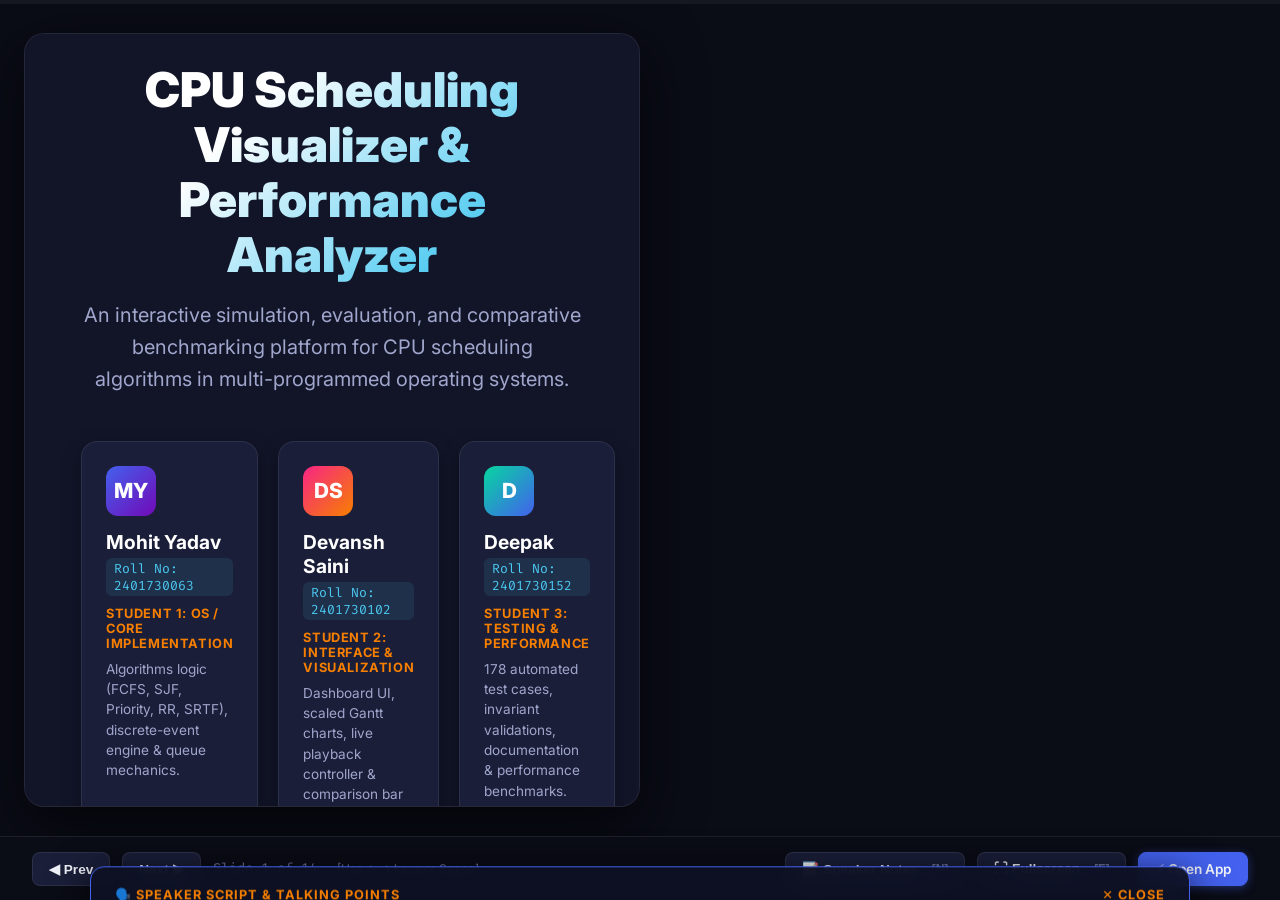
<file: presentation.html>
<!DOCTYPE html>
<html lang="en">
<head>
    <meta charset="UTF-8">
    <meta name="viewport" content="width=device-width, initial-scale=1.0">
    <title>Presentation: CPU Scheduling Visualizer & Performance Analyzer</title>
    
    <!-- Google Fonts -->
    <link rel="preconnect" href="https://fonts.googleapis.com">
    <link rel="preconnect" href="https://fonts.gstatic.com" crossorigin>
    <link href="https://fonts.googleapis.com/css2?family=Inter:wght@400;500;600;700;800;900&family=Fira+Code:wght@400;600&display=swap" rel="stylesheet">
    
    <style>
        :root {
            --bg-dark: #0a0c16;
            --bg-slide: #121528;
            --bg-card: #1a1e38;
            --bg-card-hover: #222748;
            --text-primary: #f0f2fa;
            --text-secondary: #a0a6cc;
            --text-tertiary: #6a7199;
            --primary: #4361ee;
            --primary-glow: rgba(67, 97, 238, 0.4);
            --accent-pink: #f72585;
            --accent-cyan: #4cc9f0;
            --accent-green: #06d6a0;
            --accent-orange: #f77f00;
            --accent-purple: #7209b7;
            --border: rgba(255, 255, 255, 0.08);
            --border-highlight: rgba(67, 97, 238, 0.35);
        }

        * {
            box-sizing: border-box;
            margin: 0;
            padding: 0;
        }

        body {
            font-family: 'Inter', system-ui, -apple-system, sans-serif;
            background-color: var(--bg-dark);
            color: var(--text-primary);
            overflow: hidden;
            height: 100vh;
            display: flex;
            flex-direction: column;
            user-select: none;
        }

        /* Top Progress Bar */
        .progress-bar-container {
            width: 100%;
            height: 4px;
            background: rgba(255, 255, 255, 0.05);
            position: relative;
            z-index: 100;
        }

        .progress-bar {
            height: 100%;
            background: linear-gradient(90deg, var(--primary), var(--accent-cyan));
            width: 0%;
            transition: width 0.3s cubic-bezier(0.4, 0, 0.2, 1);
            box-shadow: 0 0 10px var(--primary-glow);
        }

        /* Slides Viewport */
        .viewport {
            flex: 1;
            position: relative;
            overflow: hidden;
            display: flex;
            align-items: center;
            justify-content: center;
            padding: 24px;
        }

        .slide {
            position: absolute;
            width: 92%;
            max-width: 1280px;
            height: 86vh;
            max-height: 780px;
            background: var(--bg-slide);
            border: 1px solid var(--border);
            border-radius: 20px;
            padding: 48px 56px;
            box-shadow: 0 20px 60px rgba(0, 0, 0, 0.6);
            display: flex;
            flex-direction: column;
            opacity: 0;
            visibility: hidden;
            transform: scale(0.96) translateY(20px);
            transition: all 0.4s cubic-bezier(0.16, 1, 0.3, 1);
            overflow-y: auto;
        }

        .slide.active {
            opacity: 1;
            visibility: visible;
            transform: scale(1) translateY(0);
            z-index: 10;
        }

        /* Slide Headers */
        .slide-tag {
            display: inline-flex;
            align-items: center;
            gap: 6px;
            font-size: 0.78rem;
            font-weight: 700;
            text-transform: uppercase;
            letter-spacing: 1.5px;
            color: var(--accent-cyan);
            background: rgba(76, 201, 240, 0.1);
            padding: 4px 12px;
            border-radius: 20px;
            margin-bottom: 12px;
            border: 1px solid rgba(76, 201, 240, 0.2);
            width: fit-content;
        }

        .slide-title {
            font-size: 2.2rem;
            font-weight: 800;
            line-height: 1.2;
            margin-bottom: 8px;
            background: linear-gradient(135deg, #ffffff, #c2c7e6);
            -webkit-background-clip: text;
            -webkit-text-fill-color: transparent;
        }

        .slide-subtitle {
            font-size: 1.05rem;
            color: var(--text-secondary);
            margin-bottom: 28px;
        }

        /* Title Slide Layout */
        .title-slide {
            display: flex;
            flex-direction: column;
            justify-content: center;
            align-items: center;
            text-align: center;
            position: relative;
        }

        .title-slide .badge-group {
            display: flex;
            gap: 10px;
            margin-bottom: 20px;
        }

        .title-slide h1 {
            font-size: 3rem;
            font-weight: 900;
            line-height: 1.15;
            margin-bottom: 16px;
            background: linear-gradient(135deg, #ffffff 30%, var(--accent-cyan) 80%);
            -webkit-background-clip: text;
            -webkit-text-fill-color: transparent;
        }

        .title-slide .lead {
            font-size: 1.25rem;
            color: var(--text-secondary);
            max-width: 800px;
            margin-bottom: 36px;
            line-height: 1.6;
        }

        /* Team Showcase Grid */
        .team-grid {
            display: grid;
            grid-template-columns: repeat(3, 1fr);
            gap: 20px;
            width: 100%;
            margin-top: 10px;
        }

        .member-card {
            background: var(--bg-card);
            border: 1px solid var(--border);
            border-radius: 16px;
            padding: 24px;
            text-align: left;
            position: relative;
            transition: all 0.25s ease;
            box-shadow: 0 6px 20px rgba(0, 0, 0, 0.3);
        }

        .member-card:hover {
            transform: translateY(-4px);
            border-color: var(--border-highlight);
            box-shadow: 0 12px 30px var(--primary-glow);
        }

        .member-avatar {
            width: 50px;
            height: 50px;
            border-radius: 12px;
            background: linear-gradient(135deg, var(--primary), var(--accent-purple));
            color: white;
            font-weight: 800;
            font-size: 1.3rem;
            display: flex;
            align-items: center;
            justify-content: center;
            margin-bottom: 14px;
        }

        .member-card:nth-child(2) .member-avatar {
            background: linear-gradient(135deg, var(--accent-pink), var(--accent-orange));
        }

        .member-card:nth-child(3) .member-avatar {
            background: linear-gradient(135deg, var(--accent-green), var(--primary));
        }

        .member-name {
            font-size: 1.2rem;
            font-weight: 700;
            color: #fff;
            margin-bottom: 4px;
        }

        .member-roll {
            font-family: 'Fira Code', monospace;
            font-size: 0.82rem;
            color: var(--accent-cyan);
            background: rgba(76, 201, 240, 0.1);
            padding: 2px 8px;
            border-radius: 6px;
            display: inline-block;
            margin-bottom: 10px;
        }

        .member-role {
            font-size: 0.8rem;
            font-weight: 700;
            text-transform: uppercase;
            letter-spacing: 0.6px;
            color: var(--accent-orange);
            margin-bottom: 8px;
        }

        .member-desc {
            font-size: 0.85rem;
            color: var(--text-secondary);
            line-height: 1.5;
        }

        /* 2-Column Content Grid */
        .grid-2 {
            display: grid;
            grid-template-columns: 1fr 1fr;
            gap: 24px;
            flex: 1;
        }

        /* 3-Column Content Grid */
        .grid-3 {
            display: grid;
            grid-template-columns: repeat(3, 1fr);
            gap: 20px;
            flex: 1;
        }

        /* Content Cards */
        .card {
            background: var(--bg-card);
            border: 1px solid var(--border);
            border-radius: 14px;
            padding: 22px;
            display: flex;
            flex-direction: column;
        }

        .card-header {
            display: flex;
            align-items: center;
            gap: 10px;
            font-size: 1.05rem;
            font-weight: 700;
            color: #fff;
            margin-bottom: 12px;
        }

        .card p {
            font-size: 0.9rem;
            color: var(--text-secondary);
            line-height: 1.6;
            margin-bottom: 12px;
        }

        .card ul {
            list-style: none;
            padding: 0;
            font-size: 0.88rem;
            color: var(--text-secondary);
            flex: 1;
        }

        .card ul li {
            padding: 6px 0;
            padding-left: 20px;
            position: relative;
            line-height: 1.5;
        }

        .card ul li::before {
            content: "▹";
            position: absolute;
            left: 0;
            color: var(--accent-cyan);
            font-weight: bold;
        }

        /* Metric Formula Pill */
        .formula-box {
            background: rgba(0, 0, 0, 0.4);
            border: 1px solid var(--border);
            border-radius: 8px;
            padding: 10px 14px;
            font-family: 'Fira Code', monospace;
            font-size: 0.85rem;
            color: var(--accent-green);
            margin-top: 8px;
        }

        /* Table Styling */
        table.pres-table {
            width: 100%;
            border-collapse: collapse;
            font-size: 0.85rem;
            margin-top: 10px;
        }

        table.pres-table th {
            background: rgba(255, 255, 255, 0.05);
            padding: 10px 14px;
            text-align: left;
            font-weight: 700;
            color: var(--accent-cyan);
            border-bottom: 1px solid var(--border);
        }

        table.pres-table td {
            padding: 10px 14px;
            border-bottom: 1px solid rgba(255, 255, 255, 0.03);
            color: var(--text-secondary);
        }

        table.pres-table tr:hover td {
            background: rgba(255, 255, 255, 0.03);
            color: #fff;
        }

        .badge-optimal {
            background: rgba(6, 214, 160, 0.15);
            color: var(--accent-green);
            padding: 2px 8px;
            border-radius: 4px;
            font-weight: 700;
            font-size: 0.75rem;
        }

        /* Speaker Notes Panel (Bottom Drawer) */
        .notes-drawer {
            position: fixed;
            bottom: 70px;
            left: 50%;
            transform: translateX(-50%) translateY(120%);
            width: 88%;
            max-width: 1100px;
            background: rgba(14, 17, 36, 0.95);
            backdrop-filter: blur(12px);
            border: 1px solid var(--primary);
            border-radius: 14px;
            padding: 20px 24px;
            box-shadow: 0 10px 40px rgba(0, 0, 0, 0.8);
            z-index: 200;
            transition: transform 0.3s cubic-bezier(0.16, 1, 0.3, 1);
        }

        .notes-drawer.open {
            transform: translateX(-50%) translateY(0);
        }

        .notes-header {
            display: flex;
            justify-content: space-between;
            align-items: center;
            margin-bottom: 8px;
            font-size: 0.8rem;
            text-transform: uppercase;
            letter-spacing: 1px;
            color: var(--accent-orange);
            font-weight: 700;
        }

        .notes-content {
            font-size: 0.92rem;
            line-height: 1.6;
            color: #e0e4fc;
        }

        /* Bottom Controls Bar */
        .controls-bar {
            height: 64px;
            background: var(--bg-dark);
            border-top: 1px solid var(--border);
            display: flex;
            align-items: center;
            justify-content: space-between;
            padding: 0 32px;
            z-index: 50;
        }

        .controls-left, .controls-right {
            display: flex;
            align-items: center;
            gap: 12px;
        }

        .btn-ctrl {
            background: var(--bg-card);
            border: 1px solid var(--border);
            color: var(--text-primary);
            padding: 8px 16px;
            border-radius: 8px;
            font-size: 0.85rem;
            font-weight: 600;
            cursor: pointer;
            transition: all 0.2s ease;
            display: flex;
            align-items: center;
            gap: 6px;
            text-decoration: none;
        }

        .btn-ctrl:hover {
            background: var(--bg-card-hover);
            border-color: var(--primary);
            transform: translateY(-1px);
        }

        .btn-ctrl.btn-primary {
            background: var(--primary);
            border-color: var(--primary);
            box-shadow: 0 2px 10px var(--primary-glow);
        }

        .slide-counter {
            font-family: 'Fira Code', monospace;
            font-size: 0.88rem;
            color: var(--text-tertiary);
        }

        .key-hint {
            font-size: 0.75rem;
            color: var(--text-tertiary);
            margin-left: 8px;
        }

        /* Responsive */
        @media (max-width: 900px) {
            .team-grid, .grid-3 { grid-template-columns: 1fr; }
            .grid-2 { grid-template-columns: 1fr; }
            .slide { padding: 24px; height: 90vh; }
            .title-slide h1 { font-size: 2.2rem; }
        }
    </style>
</head>
<body>

    <!-- Progress Indicator -->
    <div class="progress-bar-container">
        <div class="progress-bar" id="progressBar"></div>
    </div>

    <!-- Viewport Container -->
    <main class="viewport">

        <!-- ============================================================
             SLIDE 1: Title Slide
             ============================================================ -->
        <section class="slide active title-slide" data-slide="1">
            <div class="badge-group">
                <span class="slide-tag">Operating Systems Capstone Project</span>
                <span class="slide-tag" style="color:var(--accent-green); background:rgba(6,214,160,0.1); border-color:rgba(6,214,160,0.2);">Project G1 / G2</span>
            </div>
            <h1>CPU Scheduling Visualizer &amp;<br>Performance Analyzer</h1>
            <p class="lead">An interactive simulation, evaluation, and comparative benchmarking platform for CPU scheduling algorithms in multi-programmed operating systems.</p>
            
            <div class="team-grid">
                <div class="member-card">
                    <div class="member-avatar">MY</div>
                    <div class="member-name">Mohit Yadav</div>
                    <div class="member-roll">Roll No: 2401730063</div>
                    <div class="member-role">Student 1: OS / Core Implementation</div>
                    <p class="member-desc">Algorithms logic (FCFS, SJF, Priority, RR, SRTF), discrete-event engine &amp; queue mechanics.</p>
                </div>

                <div class="member-card">
                    <div class="member-card-header"></div>
                    <div class="member-avatar">DS</div>
                    <div class="member-name">Devansh Saini</div>
                    <div class="member-roll">Roll No: 2401730102</div>
                    <div class="member-role">Student 2: Interface &amp; Visualization</div>
                    <p class="member-desc">Dashboard UI, scaled Gantt charts, live playback controller &amp; comparison bar graphs.</p>
                </div>

                <div class="member-card">
                    <div class="member-avatar">D</div>
                    <div class="member-name">Deepak</div>
                    <div class="member-roll">Roll No: 2401730152</div>
                    <div class="member-role">Student 3: Testing &amp; Performance</div>
                    <p class="member-desc">178 automated test cases, invariant validations, documentation &amp; performance benchmarks.</p>
                </div>
            </div>
        </section>

        <!-- ============================================================
             SLIDE 2: Problem Statement & Motivation
             ============================================================ -->
        <section class="slide" data-slide="2">
            <span class="slide-tag">Background &amp; Motivation</span>
            <h2 class="slide-title">The CPU Scheduling Challenge</h2>
            <p class="slide-subtitle">Bridging the gap between theoretical OS concepts and dynamic real-world execution.</p>

            <div class="grid-2">
                <div class="card">
                    <div class="card-header">⚠️ Core Problem Statement</div>
                    <p>In multi-programmed systems, multiple processes reside in the ready queue competing for the central processor. Choosing which process to dispatch is critical for responsiveness and throughput.</p>
                    <ul>
                        <li><strong>Static Textbook Illustrations:</strong> Textbooks present static, fixed-time Gantt charts that fail to convey dynamic preemption behavior.</li>
                        <li><strong>Complex Preemption Boundaries:</strong> Visualizing how an incoming process preempts an active process in SRTF or Preemptive Priority is difficult without interactive tools.</li>
                        <li><strong>Round Robin Timing Ties:</strong> Understanding queue re-ordering when time quantum expiration coincides with new arrivals.</li>
                    </ul>
                </div>

                <div class="card">
                    <div class="card-header">🎯 Project Objectives &amp; Solution</div>
                    <p>We designed an end-to-end interactive simulation platform that models the CPU scheduling engine with 100% mathematical fidelity.</p>
                    <ul>
                        <li><strong>Multi-Algorithm Coverage:</strong> Real-time simulation of 6 essential scheduling policies (FCFS, SJF, Priority NP/P, Round Robin, SRTF).</li>
                        <li><strong>Dynamic Interactive Gantt Chart:</strong> Proportional scaling, explicit idle intervals, and step-by-step playback.</li>
                        <li><strong>Quantitative Comparison:</strong> Side-by-side benchmarking of Waiting Time, Turnaround Time, Response Time, CPU Utilization, and Throughput.</li>
                        <li><strong>Zero Dependencies:</strong> Built completely with pure HTML5, CSS3, and ES6 JavaScript.</li>
                    </ul>
                </div>
            </div>
        </section>

        <!-- ============================================================
             SLIDE 3: 3-Member Role Architecture
             ============================================================ -->
        <section class="slide" data-slide="3">
            <span class="slide-tag">Engineering Methodology</span>
            <h2 class="slide-title">Structured 3-Member Responsibilities</h2>
            <p class="slide-subtitle">Clear modular separation of concerns following university capstone guidelines.</p>

            <div class="grid-3">
                <div class="card">
                    <div class="card-header">💻 Mohit Yadav (2401730063)</div>
                    <div class="member-role">OS / Core Implementation</div>
                    <ul>
                        <li>Engineered pure functional scheduling algorithms in <code>scheduling-algorithms.js</code>.</li>
                        <li>Implemented discrete-event simulator tracking arrival, execution, and completion transitions.</li>
                        <li>Built tie-breaking mechanics (Priority &rarr; Arrival Time &rarr; Lexicographical PID).</li>
                        <li>Designed Round Robin ready-queue synchronization handling arrival ties.</li>
                    </ul>
                </div>

                <div class="card">
                    <div class="card-header">🎨 Devansh Saini (2401730102)</div>
                    <div class="member-role">Interface &amp; Visualization</div>
                    <ul>
                        <li>Designed modern responsive dashboard with CSS Custom Properties and Dark/Light theming.</li>
                        <li>Engineered dynamic Gantt chart with proportional timeline scaling and hatched idle gaps.</li>
                        <li>Constructed animated comparison bar charts with automatic "★ Best" badges.</li>
                        <li>Implemented interactive Gantt Playback Controller (Play, Pause, Step Next/Prev, Speed).</li>
                    </ul>
                </div>

                <div class="card">
                    <div class="card-header">🧪 Deepak (2401730152)</div>
                    <div class="member-role">Testing &amp; Performance</div>
                    <ul>
                        <li>Authored comprehensive automated test harness with 178 assertion test cases.</li>
                        <li>Verified mathematical invariants: $RT \le WT$, $WT = TAT - BT$, and $\sum BT + \text{Idle} = \text{Total}$.</li>
                        <li>Conducted empirical benchmarks across 5 workload categories.</li>
                        <li>Authored formal academic report, viva defense guide, and presentation deck.</li>
                    </ul>
                </div>
            </div>
        </section>

        <!-- ============================================================
             SLIDE 4: System Architecture & Data Flow
             ============================================================ -->
        <section class="slide" data-slide="4">
            <span class="slide-tag">System Architecture</span>
            <h2 class="slide-title">Decoupled Architectural Pipeline</h2>
            <p class="slide-subtitle">Clean unidirectional data flow guaranteeing algorithmic purity and reactive UI updates.</p>

            <div class="grid-2">
                <div class="card">
                    <div class="card-header">🔄 Data Flow Pipeline</div>
                    <ol style="padding-left: 20px; font-size: 0.88rem; color: var(--text-secondary); line-height: 1.8;">
                        <li><strong>User Input:</strong> Process specs entered via UI form or loaded via preset datasets (PID, AT, BT, Priority, Quantum).</li>
                        <li><strong>Input Validation:</strong> Form layer validates non-negative AT, positive non-zero BT, integer priority, and duplicate PID prevention.</li>
                        <li><strong>Discrete-Event Scheduler:</strong> Pure algorithmic functions execute without mutating state, advancing time to critical events.</li>
                        <li><strong>Gantt &amp; Metric Extraction:</strong> Produces merged timeline intervals, per-process results ($CT, TAT, WT, RT$), and system averages.</li>
                        <li><strong>Reactive Rendering:</strong> Gantt blocks, metric tables, and comparison bar charts re-render dynamically.</li>
                    </ol>
                </div>

                <div class="card">
                    <div class="card-header">🏛️ Architectural Layering</div>
                    <div class="formula-box" style="margin-bottom: 12px; color: #fff;">
                        Presentation Layer (HTML5 + CSS3 + Dark Mode)<br>
                        &nbsp;&nbsp;&darr;<br>
                        Application Controller (app.js + Playback Engine)<br>
                        &nbsp;&nbsp;&darr;<br>
                        Core Engine (window.SchedulingAlgorithms)<br>
                        &nbsp;&nbsp;&darr;<br>
                        Verification Harness (test-algorithms.js - 178 Tests)
                    </div>
                    <p style="font-size:0.85rem;"><strong>Key Design Principle:</strong> Pure functional core. Algorithms do not interact with the DOM directly, enabling effortless CLI testing via Node.js and headless browser test runners.</p>
                </div>
            </div>
        </section>

        <!-- ============================================================
             SLIDE 5: Algorithms Implemented
             ============================================================ -->
        <section class="slide" data-slide="5">
            <span class="slide-tag">Algorithms Overview</span>
            <h2 class="slide-title">6 Scheduling Algorithms Implemented</h2>
            <p class="slide-subtitle">Covering non-preemptive, priority-driven, time-sliced, and optimal preemptive paradigms.</p>

            <div class="grid-3">
                <div class="card">
                    <div class="card-header">1. FCFS</div>
                    <p><strong>Non-Preemptive</strong></p>
                    <p>Dispatches processes strictly in order of arrival time ($AT$).</p>
                    <p><em>Trade-off:</em> Simple and fair in arrival sequence, but suffers from the <strong>Convoy Effect</strong> when long bursts precede short jobs.</p>
                </div>

                <div class="card">
                    <div class="card-header">2. SJF (Non-Preemptive)</div>
                    <p><strong>Non-Preemptive</strong></p>
                    <p>Selects ready process with smallest Burst Time ($BT$).</p>
                    <p><em>Trade-off:</em> Provably minimizes average waiting time among non-preemptive algorithms. Susceptible to long-job starvation.</p>
                </div>

                <div class="card">
                    <div class="card-header">3. Priority (NP &amp; P)</div>
                    <p><strong>Both Modes Supported</strong></p>
                    <p>Lower integer = Higher priority ($1 > 2 > 3$).</p>
                    <p><em>Trade-off:</em> Guarantees high-urgency tasks run first. Preemptive mode interrupts immediately upon arrival of higher priority.</p>
                </div>

                <div class="card">
                    <div class="card-header">4. Round Robin (RR)</div>
                    <p><strong>Preemptive (Time-Sliced)</strong></p>
                    <p>FIFO ready queue with configurable time quantum ($q$).</p>
                    <p><em>Trade-off:</em> Excellent response time and interactive fairness. Sensitive to quantum size (context switch overhead).</p>
                </div>

                <div class="card">
                    <div class="card-header">5. SRTF (Preemptive SJF)</div>
                    <p><strong>Preemptive</strong></p>
                    <p>Selects process with shortest remaining burst time.</p>
                    <p><em>Trade-off:</em> Yields theoretical minimum average waiting time across all algorithms. Requires frequent preemption evaluations.</p>
                </div>

                <div class="card">
                    <div class="card-header">6. CPU Idle Handling</div>
                    <p><strong>Seamless Gap Detection</strong></p>
                    <p>When ready queue is empty, advances clock directly to next arrival.</p>
                    <p><em>Trade-off:</em> Explicitly logs idle periods in Gantt chart, maintaining timeline continuity and true CPU utilization %.</p>
                </div>
            </div>
        </section>

        <!-- ============================================================
             SLIDE 6: Mathematical Formulations & Invariants
             ============================================================ -->
        <section class="slide" data-slide="6">
            <span class="slide-tag">Mathematical Framework</span>
            <h2 class="slide-title">Performance Metrics &amp; Invariants</h2>
            <p class="slide-subtitle">Rigorous mathematical formulations validated against textbook axioms.</p>

            <div class="grid-2">
                <div class="card">
                    <div class="card-header">📐 Metric Formulations</div>
                    <div class="formula-box">Turnaround Time (TAT) = CT - AT</div>
                    <div class="formula-box">Waiting Time (WT)    = TAT - BT</div>
                    <div class="formula-box">Response Time (RT)   = First CPU Start - AT</div>
                    <div class="formula-box">CPU Utilization (U)  = ((Total - Idle) / Total) × 100%</div>
                    <div class="formula-box">Throughput (Th)      = Completed Processes / Total Time</div>
                </div>

                <div class="card">
                    <div class="card-header">🛡️ Mathematical Invariants Verified</div>
                    <p>Every algorithm run is automatically validated against these fundamental rules:</p>
                    <ul>
                        <li><strong>Non-Preemptive Equality:</strong> In all non-preemptive algorithms (FCFS, SJF, Priority-NP), Response Time strictly equals Waiting Time: $RT = WT$.</li>
                        <li><strong>Preemptive Inequality:</strong> In preemptive algorithms (RR, SRTF, Priority-P), Response Time is always less than or equal to Waiting Time: $RT \le WT$.</li>
                        <li><strong>Conservation of Time:</strong> Total schedule duration strictly equals the sum of all burst times plus idle times: $\text{Total Time} = \sum BT_i + \text{Idle Time}$.</li>
                    </ul>
                </div>
            </div>
        </section>

        <!-- ============================================================
             SLIDE 7: Gantt Chart Visualization Engine
             ============================================================ -->
        <section class="slide" data-slide="7">
            <span class="slide-tag">Visualization Engine</span>
            <h2 class="slide-title">Dynamic Gantt Chart &amp; Playback Engine</h2>
            <p class="slide-subtitle">Precision timeline rendering with live interactive stepping and execution controls.</p>

            <div class="grid-2">
                <div class="card">
                    <div class="card-header">📊 Dynamic Gantt Chart Features</div>
                    <ul>
                        <li><strong>Proportional Pixel Scaling:</strong> Block widths dynamically adjust to process durations without horizontal distortion.</li>
                        <li><strong>Merged Consecutive Execution:</strong> Multi-slice executions of the same process are cleanly consolidated.</li>
                        <li><strong>Explicit Idle State Visualization:</strong> CPU idle intervals are distinctly rendered with hatched textures.</li>
                        <li><strong>Consistent Color Mapping:</strong> Every Process ID retains an identical distinct color throughout all algorithms and charts.</li>
                    </ul>
                </div>

                <div class="card">
                    <div class="card-header">🎮 Interactive Simulation Playback Controls</div>
                    <ul>
                        <li><strong>Live Playback:</strong> Users can click <strong>Play</strong> to watch the CPU timeline tick forward unit by unit.</li>
                        <li><strong>Step Forward / Backward:</strong> Advance or rewind execution block-by-block to trace preemption moments during a viva.</li>
                        <li><strong>Active CPU Highlighter:</strong> Active block pulses with a golden glow; past blocks stay highlighted; future blocks remain dimmed.</li>
                        <li><strong>Speed Regulation:</strong> Configurable playback speeds (0.5x Slow, 1.0x Normal, 2.0x Fast).</li>
                    </ul>
                </div>
            </div>
        </section>

        <!-- ============================================================
             SLIDE 8: Multi-Algorithm Performance Benchmarking
             ============================================================ -->
        <section class="slide" data-slide="8">
            <span class="slide-tag">Empirical Results</span>
            <h2 class="slide-title">Multi-Algorithm Benchmark Comparison</h2>
            <p class="slide-subtitle">Standard lab workload: P1(AT:0, BT:6, P:2), P2(AT:1, BT:8, P:1), P3(AT:2, BT:7, P:4), P4(AT:3, BT:3, P:3).</p>

            <table class="pres-table">
                <thead>
                    <tr>
                        <th>Algorithm</th>
                        <th>Avg Waiting Time</th>
                        <th>Avg Turnaround Time</th>
                        <th>Avg Response Time</th>
                        <th>CPU Utilization</th>
                        <th>Throughput</th>
                    </tr>
                </thead>
                <tbody>
                    <tr>
                        <td><strong>FCFS</strong></td>
                        <td>8.75</td>
                        <td>14.75</td>
                        <td>8.75</td>
                        <td>100.0%</td>
                        <td>0.167 proc/unit</td>
                    </tr>
                    <tr>
                        <td><strong>SJF (Non-Preemptive)</strong></td>
                        <td>5.75</td>
                        <td>11.75</td>
                        <td>5.75</td>
                        <td>100.0%</td>
                        <td>0.167 proc/unit</td>
                    </tr>
                    <tr>
                        <td><strong>Priority (Non-Preemptive)</strong></td>
                        <td>6.50</td>
                        <td>12.50</td>
                        <td>6.50</td>
                        <td>100.0%</td>
                        <td>0.167 proc/unit</td>
                    </tr>
                    <tr>
                        <td><strong>Priority (Preemptive)</strong></td>
                        <td>7.75</td>
                        <td>13.75</td>
                        <td>2.50</td>
                        <td>100.0%</td>
                        <td>0.167 proc/unit</td>
                    </tr>
                    <tr>
                        <td><strong>Round Robin (q=3)</strong></td>
                        <td>10.75</td>
                        <td>16.75</td>
                        <td><span class="badge-optimal">1.50 ★ Best</span></td>
                        <td>100.0%</td>
                        <td>0.167 proc/unit</td>
                    </tr>
                    <tr>
                        <td><strong>SRTF (Preemptive SJF)</strong></td>
                        <td><span class="badge-optimal">5.75 ★ Best</span></td>
                        <td><span class="badge-optimal">11.75 ★ Best</span></td>
                        <td>5.75</td>
                        <td>100.0%</td>
                        <td>0.167 proc/unit</td>
                    </tr>
                </tbody>
            </table>

            <div class="formula-box" style="margin-top: 18px; color: var(--text-secondary);">
                <strong>Key Takeaway:</strong> No single algorithm is universally best across all criteria. <strong>SRTF</strong> minimizes waiting time, while <strong>Round Robin</strong> delivers the fastest interactive response time ($1.50$ vs $8.75$).
            </div>
        </section>

        <!-- ============================================================
             SLIDE 9: Edge Case Handling & Input Validation
             ============================================================ -->
        <section class="slide" data-slide="9">
            <span class="slide-tag">Quality Assurance</span>
            <h2 class="slide-title">Robust Edge Case Handling</h2>
            <p class="slide-subtitle">Engineered to gracefully handle boundary, null, and adversarial input conditions.</p>

            <div class="grid-2">
                <div class="card">
                    <div class="card-header">🛡️ Input Validation &amp; Sanitization</div>
                    <ul>
                        <li><strong>Field-Level Errors:</strong> Specific error messages displayed directly below offending input controls.</li>
                        <li><strong>Arrival Time:</strong> Enforces non-negative integers ($AT \ge 0$).</li>
                        <li><strong>Burst Time:</strong> Enforces positive non-zero integers ($BT \ge 1$); prevents zero-burst divide-by-zero traps.</li>
                        <li><strong>Duplicate PID Detection:</strong> Prevents adding identical process IDs during creation or editing.</li>
                        <li><strong>Quantum Validation:</strong> Enforces Round Robin quantum $q \ge 1$.</li>
                    </ul>
                </div>

                <div class="card">
                    <div class="card-header">⚡ Critical Edge Scenarios Solved</div>
                    <ul>
                        <li><strong>Gaps Between Arrivals:</strong> Accurately tracks multiple CPU idle intervals when arrivals are sparse.</li>
                        <li><strong>Single Process Workload:</strong> Correctly schedules a solitary process with zero waiting time and proper idle offset.</li>
                        <li><strong>All Arrive at t=0:</strong> Evaluates pure algorithm selection mechanics with identical arrival timestamps.</li>
                        <li><strong>Ties in Burst and Priority:</strong> Resolves ties deterministically using arrival time followed by PID.</li>
                    </ul>
                </div>
            </div>
        </section>

        <!-- ============================================================
             SLIDE 10: Automated Testing & Verification Suite
             ============================================================ -->
        <section class="slide" data-slide="10">
            <span class="slide-tag">Software Testing</span>
            <h2 class="slide-title">Automated Verification: 178 Tests</h2>
            <p class="slide-subtitle">Comprehensive assertion suites executable both inside the web browser and via Node.js CLI.</p>

            <div class="grid-3">
                <div class="card">
                    <div class="card-header">🧪 Browser Test Runner</div>
                    <p>Graphical interactive test runner at <code>tests/test-algorithms.html</code>.</p>
                    <ul>
                        <li>Visual progress bar and elapsed execution timer.</li>
                        <li>Grouped collapsible test suites per algorithm.</li>
                        <li>Color-coded pass / fail badges with stack traces.</li>
                    </ul>
                </div>

                <div class="card">
                    <div class="card-header">⚡ Node.js CLI Runner</div>
                    <p>Headless command-line runner at <code>test-node.js</code> for continuous integration.</p>
                    <ul>
                        <li>Executes with standard command: <code>node test-node.js</code>.</li>
                        <li>Runs all 178 tests in under 20 milliseconds.</li>
                        <li>Exits with status code 0 on full pass.</li>
                    </ul>
                </div>

                <div class="card">
                    <div class="card-header">✅ 100% Pass Metric</div>
                    <div class="formula-box" style="text-align: center; font-size: 1.1rem; color: var(--accent-green); margin-bottom: 12px;">
                        178 / 178 Passed (0 Failed)
                    </div>
                    <ul>
                        <li>FCFS timing &amp; idle verification</li>
                        <li>SJF &amp; SRTF selection checks</li>
                        <li>Preemptive Priority preemption points</li>
                        <li>Round Robin multi-quantum queue state</li>
                        <li>Mathematical invariant assertions</li>
                    </ul>
                </div>
            </div>
        </section>

        <!-- ============================================================
             SLIDE 11: Real-World OS Implementations
             ============================================================ -->
        <section class="slide" data-slide="11">
            <span class="slide-tag">Operating Systems in Practice</span>
            <h2 class="slide-title">Real-World Operating System Connections</h2>
            <p class="slide-subtitle">How commercial operating systems adapt these classical scheduling principles.</p>

            <div class="grid-3">
                <div class="card">
                    <div class="card-header">🐧 Linux Kernel (CFS)</div>
                    <p><strong>Completely Fair Scheduler:</strong></p>
                    <ul>
                        <li>Replaces traditional queues with a <strong>Red-Black Tree</strong> indexed by virtual runtime ($vruntime$).</li>
                        <li>Models an ideal multi-tasking CPU where each process receives $1/n$ of processor power.</li>
                        <li>Interactive processes maintain lower $vruntime$, getting dispatched earlier.</li>
                    </ul>
                </div>

                <div class="card">
                    <div class="card-header">🪟 Windows NT Kernel</div>
                    <p><strong>Multi-Level Priority Queues:</strong></p>
                    <ul>
                        <li>32 priority levels (0–15 dynamic, 16–31 real-time).</li>
                        <li>Uses <strong>priority boosting</strong> for foreground interactive windows and after I/O completions.</li>
                        <li>Employs Round Robin within each discrete priority band.</li>
                    </ul>
                </div>

                <div class="card">
                    <div class="card-header">⏱️ Real-Time OS (RTOS)</div>
                    <p><strong>Rate-Monotonic &amp; EDF:</strong></p>
                    <ul>
                        <li>Used in avionics, robotics, and medical devices where deadlines are hard.</li>
                        <li><strong>Rate-Monotonic:</strong> Shorter task period = higher priority.</li>
                        <li><strong>Earliest Deadline First (EDF):</strong> Dynamic priority based on closest completion deadline.</li>
                    </ul>
                </div>
            </div>
        </section>

        <!-- ============================================================
             SLIDE 12: Viva Voce Defense Strategy
             ============================================================ -->
        <section class="slide" data-slide="12">
            <span class="slide-tag">Viva Voce Preparation</span>
            <h2 class="slide-title">Key Viva Questions &amp; Examiner Defenses</h2>
            <p class="slide-subtitle">Prepared responses for core conceptual and technical examiner inquiries.</p>

            <div class="grid-2">
                <div class="card">
                    <div class="card-header">❓ Frequently Asked Viva Questions</div>
                    <ul>
                        <li><strong>Why is SJF optimal for average waiting time?</strong><br>
                        Scheduling short bursts first reduces their waiting times drastically while delaying longer jobs by negligible amounts, mathematically minimizing $\frac{1}{n}\sum WT_i$.</li>
                        <li><strong>What is the Convoy Effect?</strong><br>
                        In FCFS, when a long CPU-bound process runs, all subsequent shorter I/O-bound tasks stall in the ready queue, dragging down CPU and device utilization.</li>
                    </ul>
                </div>

                <div class="card">
                    <div class="card-header">🛡️ Technical Examiner Inquiries</div>
                    <ul>
                        <li><strong>How does Round Robin handle simultaneous arrivals?</strong><br>
                        When a process quantum expires at time $t$ and a new task arrives at time $t$, newly arrived tasks are enqueued <em>before</em> the preempted task is re-enqueued.</li>
                        <li><strong>Can Response Time ever exceed Waiting Time?</strong><br>
                        Never ($RT \le WT$). In non-preemptive algorithms, $RT = WT$. In preemptive algorithms, $RT < WT$ if a process is preempted after starting.</li>
                    </ul>
                </div>
            </div>
        </section>

        <!-- ============================================================
             SLIDE 13: Limitations & Future Scope
             ============================================================ -->
        <section class="slide" data-slide="13">
            <span class="slide-tag">Looking Forward</span>
            <h2 class="slide-title">Limitations &amp; Future Enhancements</h2>
            <p class="slide-subtitle">Pathways to expand the platform into an enterprise-grade OS simulation lab.</p>

            <div class="grid-2">
                <div class="card">
                    <div class="card-header">⚠️ Current Simulator Scope &amp; Limits</div>
                    <ul>
                        <li><strong>Single-Core Model:</strong> Assumes a uniprocessor system; multi-core processor affinity and load balancing are not yet modeled.</li>
                        <li><strong>Static Burst Assumptions:</strong> Process CPU bursts are deterministic integers known upfront, rather than stochastic distributions.</li>
                        <li><strong>Negligible Context Switch Cost:</strong> Context switch latency is treated as negligible ($0 \mu s$) for clean educational clarity.</li>
                    </ul>
                </div>

                <div class="card">
                    <div class="card-header">🚀 Planned Future Enhancements</div>
                    <ul>
                        <li><strong>Multi-Level Feedback Queue (MLFQ):</strong> Dynamic queue migration with aging and priority decay based on CPU usage.</li>
                        <li><strong>Symmetric Multiprocessing (SMP):</strong> Multi-core timeline visualization modeling dual-core and quad-core CPU scheduling.</li>
                        <li><strong>Real-Time Scheduling:</strong> Implementation of Rate-Monotonic Scheduling (RMS) and Earliest-Deadline-First (EDF).</li>
                        <li><strong>PDF Lab Report Generator:</strong> One-click generation of formatted academic laboratory reports with embedded Gantt charts.</li>
                    </ul>
                </div>
            </div>
        </section>

        <!-- ============================================================
             SLIDE 14: Conclusion & Live Demonstration
             ============================================================ -->
        <section class="slide title-slide" data-slide="14">
            <span class="slide-tag" style="color:var(--accent-green); background:rgba(6,214,160,0.1); border-color:rgba(6,214,160,0.2);">Conclusion &amp; Demonstration</span>
            <h1 style="font-size:2.8rem; margin-bottom: 12px;">Live Demonstration &amp; Q&amp;A</h1>
            <p class="lead" style="margin-bottom: 24px;">Thank you for your attention. We are ready to demonstrate the live simulator, run custom test workloads, and answer questions.</p>

            <div style="display: flex; gap: 16px; margin-bottom: 32px;">
                <a href="index.html" target="_blank" class="btn-ctrl btn-primary" style="padding: 12px 24px; font-size: 1rem;">
                    🚀 Launch Visualizer App
                </a>
                <a href="tests/test-algorithms.html" target="_blank" class="btn-ctrl" style="padding: 12px 24px; font-size: 1rem;">
                    🧪 Run 178 Automated Tests
                </a>
            </div>

            <div class="team-grid" style="max-width: 900px;">
                <div class="member-card" style="padding: 16px; text-align: center;">
                    <div class="member-name" style="font-size: 1rem;">Mohit Yadav</div>
                    <div class="member-roll">2401730063</div>
                    <p style="font-size: 0.78rem; color: var(--text-tertiary);">OS / Core Implementation</p>
                </div>
                <div class="member-card" style="padding: 16px; text-align: center;">
                    <div class="member-name" style="font-size: 1rem;">Devansh Saini</div>
                    <div class="member-roll">2401730102</div>
                    <p style="font-size: 0.78rem; color: var(--text-tertiary);">Interface &amp; Visualization</p>
                </div>
                <div class="member-card" style="padding: 16px; text-align: center;">
                    <div class="member-name" style="font-size: 1rem;">Deepak</div>
                    <div class="member-roll">2401730152</div>
                    <p style="font-size: 0.78rem; color: var(--text-tertiary);">Testing &amp; Performance</p>
                </div>
            </div>
        </section>

    </main>

    <!-- Speaker Notes Overlay Drawer -->
    <div class="notes-drawer" id="notesDrawer">
        <div class="notes-header">
            <span>🗣️ Speaker Script &amp; Talking Points</span>
            <span style="cursor: pointer;" onclick="toggleNotes()">✕ Close</span>
        </div>
        <div class="notes-content" id="notesContent">
            Loading speaker notes...
        </div>
    </div>

    <!-- Bottom Controls Navigation -->
    <footer class="controls-bar">
        <div class="controls-left">
            <button class="btn-ctrl" onclick="prevSlide()" title="Previous Slide (Left Arrow)">◀ Prev</button>
            <button class="btn-ctrl" onclick="nextSlide()" title="Next Slide (Right Arrow or Space)">Next ▶</button>
            <span class="slide-counter" id="slideCounter">Slide 1 of 14</span>
            <span class="key-hint">[Use &larr; &rarr; keys or Space]</span>
        </div>

        <div class="controls-right">
            <button class="btn-ctrl" onclick="toggleNotes()" title="Toggle Speaker Notes (N key)">📝 Speaker Notes <span class="key-hint">[N]</span></button>
            <button class="btn-ctrl" onclick="toggleFullScreen()" title="Full Screen (F key)">⛶ Fullscreen <span class="key-hint">[F]</span></button>
            <a href="index.html" class="btn-ctrl btn-primary" title="Switch to Live Application">⚡ Open App</a>
        </div>
    </footer>

    <!-- Presentation Engine Script -->
    <script>
        // Speaker notes repository for each slide
        const SPEAKER_NOTES = {
            1: "<strong>SPEAKER: Mohit Yadav</strong><br>Good morning, Respected Professors and Examiners. Today, our group presents our Operating Systems Capstone Project: the 'CPU Scheduling Visualizer & Performance Analyzer'. I am Mohit Yadav (Roll No: 2401730063), and with me are my team members Devansh Saini (Roll No: 2401730102) and Deepak (Roll No: 2401730152). Our project faithfully models CPU scheduling algorithms with an interactive, mathematically rigorous visual environment.",
            2: "<strong>SPEAKER: Mohit Yadav</strong><br>The motivation behind our project is the challenge students face when visualizing how multi-programming works. In textbooks, Gantt charts are static and cannot show preemption in action, idle CPU gaps, or arrival-quantum timing ties. We set out to build a tool that makes these abstract concepts intuitive, interactive, and mathematically verifiable.",
            3: "<strong>SPEAKER: Devansh Saini</strong><br>To maintain high academic quality and clear responsibility, we divided the project into three core pillars: Mohit handled the core OS scheduling algorithms and discrete-event simulation engine; I engineered the responsive UI, interactive Gantt chart, playback controls, and comparison graphs; and Deepak engineered the 178-test verification harness, performance metrics, and documentation.",
            4: "<strong>SPEAKER: Mohit Yadav</strong><br>Our architecture follows a clean, decoupled design. The simulation engine in 'scheduling-algorithms.js' is completely independent of the DOM. It accepts pure JSON arrays and computes immutable Gantt segments and metrics. This separation allows the same algorithmic engine to run in the web app and in headless automated test runners like Node.js.",
            5: "<strong>SPEAKER: Mohit Yadav</strong><br>We implemented six core algorithms: First Come First Serve (non-preemptive), Shortest Job First (non-preemptive), Priority Scheduling in both non-preemptive and preemptive variants using the standard convention where lower integer equals higher priority, Round Robin with configurable time quantum, and Shortest Remaining Time First (SRTF). We also handle CPU idle intervals explicitly.",
            6: "<strong>SPEAKER: Deepak</strong><br>Turning to the mathematical framework, every calculation adheres to standard OS formulas: Turnaround Time = Completion Time minus Arrival Time; Waiting Time = Turnaround Time minus Burst Time; and Response Time = First CPU Start minus Arrival Time. We also verify fundamental invariants, such as Response Time never exceeding Waiting Time (RT <= WT), and total elapsed time strictly equaling total bursts plus idle time.",
            7: "<strong>SPEAKER: Devansh Saini</strong><br>For visualization, we built a custom dynamic Gantt chart that scales proportionately to execution length. Each process receives a consistent color signature, and CPU idle intervals are distinctly marked with hatched styling. Crucially, we implemented an interactive simulation playback controller with Play, Pause, and Step buttons, allowing an examiner to observe execution unit-by-unit.",
            8: "<strong>SPEAKER: Deepak</strong><br>Here are our empirical benchmark results on a standard university workload. Notice how SRTF achieves the lowest average waiting time (5.75) and turnaround time (11.75). However, Round Robin achieves the lowest average response time (1.50 vs 8.75 for FCFS), demonstrating why interactive desktop operating systems favor time-sliced preemptive algorithms.",
            9: "<strong>SPEAKER: Devansh Saini</strong><br>A key strength of our application is input validation and edge case resilience. Our forms reject negative arrival times, zero burst times, and duplicate process IDs. In addition, the scheduler handles boundary conditions such as large arrival gaps, single process workloads, and ties in burst times and priorities deterministically.",
            10: "<strong>SPEAKER: Deepak</strong><br>As part of our testing responsibility, we developed an automated test suite containing 178 assertion tests. These tests can be executed interactively in the browser or via Node.js in the terminal. All 178 tests pass with zero failures, guaranteeing mathematical accuracy across all scheduling algorithms.",
            11: "<strong>SPEAKER: Mohit Yadav</strong><br>In real operating systems, these concepts form the backbone of modern kernels. The Linux kernel uses the Completely Fair Scheduler (CFS) based on virtual runtime trees, while Windows NT uses a 32-level multi-level priority queue with dynamic priority boosting for interactive windows. Real-time operating systems employ Rate-Monotonic and Earliest-Deadline-First policies.",
            12: "<strong>SPEAKER: Mohit Yadav</strong><br>In preparing for our viva, we documented comprehensive answers to classic examiner inquiries, including the Convoy Effect, starvation versus aging, quantum selection trade-offs, and why response time can never exceed waiting time.",
            13: "<strong>SPEAKER: Devansh Saini</strong><br>While our current simulator is uniprocessor-based, our architecture is designed to expand into Multi-Level Feedback Queues (MLFQ), Symmetric Multiprocessing (SMP) multi-core simulations, and automated PDF report generation.",
            14: "<strong>SPEAKER: All Team Members (Mohit, Devansh, Deepak)</strong><br>Thank you, professors. We would now like to switch to the live application to demonstrate custom process scheduling, examine the Gantt chart playback controls, and answer any questions you may have."
        };

        let currentSlide = 1;
        const totalSlides = 14;

        function updateSlide() {
            document.querySelectorAll('.slide').forEach(s => s.classList.remove('active'));
            const activeSlide = document.querySelector(`.slide[data-slide="${currentSlide}"]`);
            if (activeSlide) activeSlide.classList.add('active');

            // Progress bar
            const pct = ((currentSlide - 1) / (totalSlides - 1)) * 100;
            document.getElementById('progressBar').style.width = pct + '%';

            // Counter
            document.getElementById('slideCounter').textContent = `Slide ${currentSlide} of ${totalSlides}`;

            // Update speaker notes
            const notesEl = document.getElementById('notesContent');
            notesEl.innerHTML = SPEAKER_NOTES[currentSlide] || "No notes for this slide.";
        }

        function nextSlide() {
            if (currentSlide < totalSlides) {
                currentSlide++;
                updateSlide();
            }
        }

        function prevSlide() {
            if (currentSlide > 1) {
                currentSlide--;
                updateSlide();
            }
        }

        function toggleNotes() {
            document.getElementById('notesDrawer').classList.toggle('open');
        }

        function toggleFullScreen() {
            if (!document.fullscreenElement) {
                document.documentElement.requestFullscreen().catch(err => alert(`Error: ${err.message}`));
            } else {
                document.exitFullscreen();
            }
        }

        // Keyboard controls
        document.addEventListener('keydown', (e) => {
            if (e.key === 'ArrowRight' || e.key === ' ' || e.key === 'PageDown') {
                e.preventDefault();
                nextSlide();
            } else if (e.key === 'ArrowLeft' || e.key === 'PageUp') {
                e.preventDefault();
                prevSlide();
            } else if (e.key === 'f' || e.key === 'F') {
                toggleFullScreen();
            } else if (e.key === 'n' || e.key === 'N') {
                toggleNotes();
            } else if (e.key === 'Home') {
                currentSlide = 1;
                updateSlide();
            } else if (e.key === 'End') {
                currentSlide = totalSlides;
                updateSlide();
            }
        });

        // Initialize on load
        document.addEventListener('DOMContentLoaded', () => {
            updateSlide();
        });
    </script>
</body>
</html>
</file>
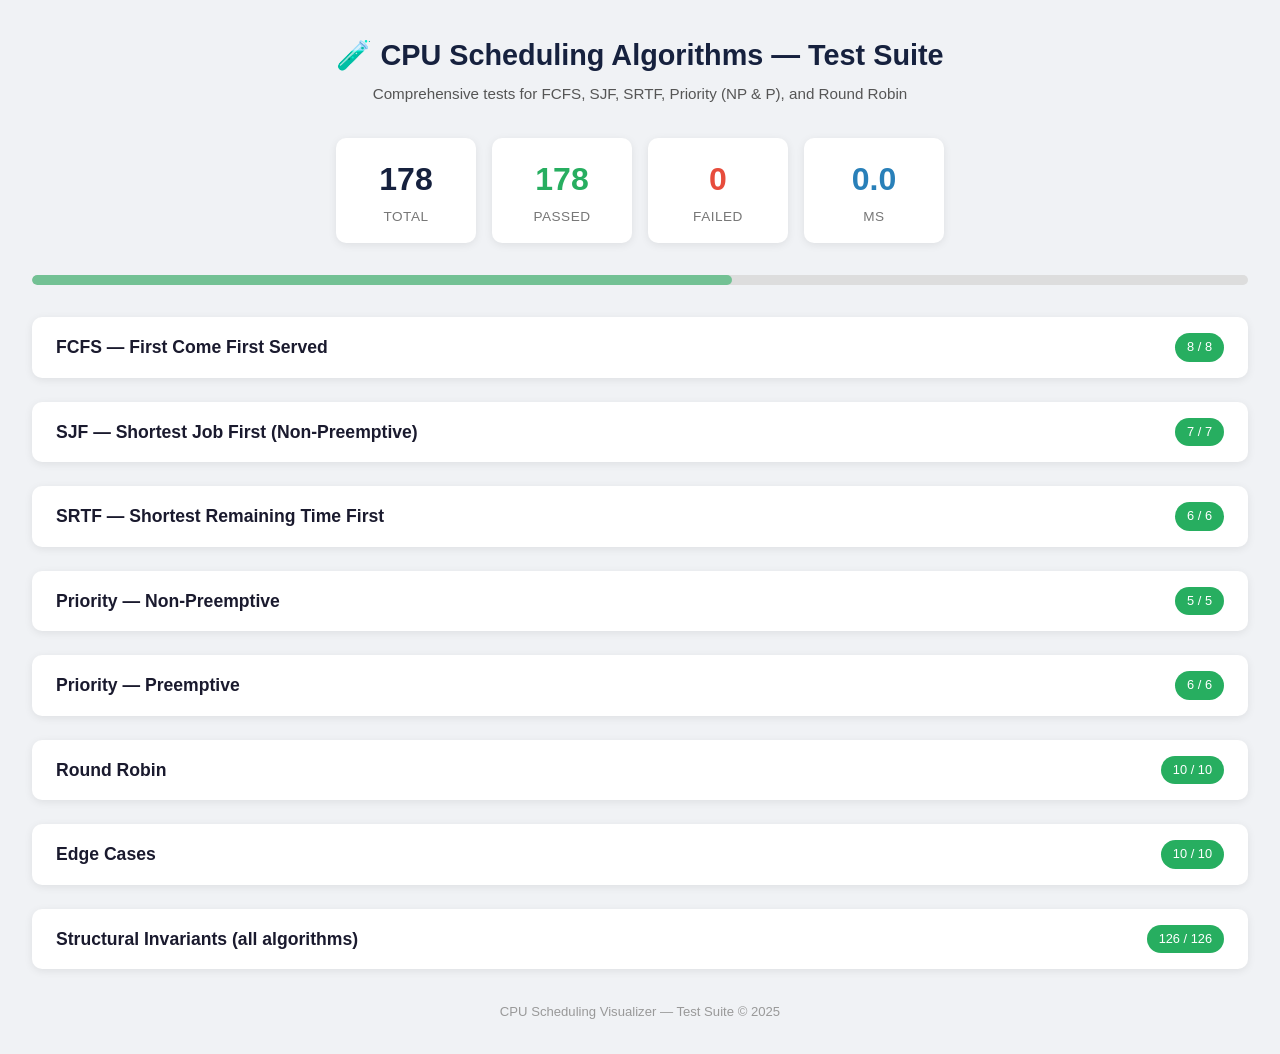
<file: test-algorithms.html>
<!DOCTYPE html>
<html lang="en">
<head>
    <meta charset="UTF-8">
    <meta http-equiv="refresh" content="0; url=tests/test-algorithms.html">
    <title>Redirecting to Test Suite...</title>
</head>
<body style="font-family: sans-serif; text-align: center; padding-top: 50px;">
    <h2>Redirecting to Automated Test Suite...</h2>
    <p>If you are not redirected automatically, <a href="tests/test-algorithms.html">click here to open the Test Suite</a>.</p>
</body>
</html>
</file>
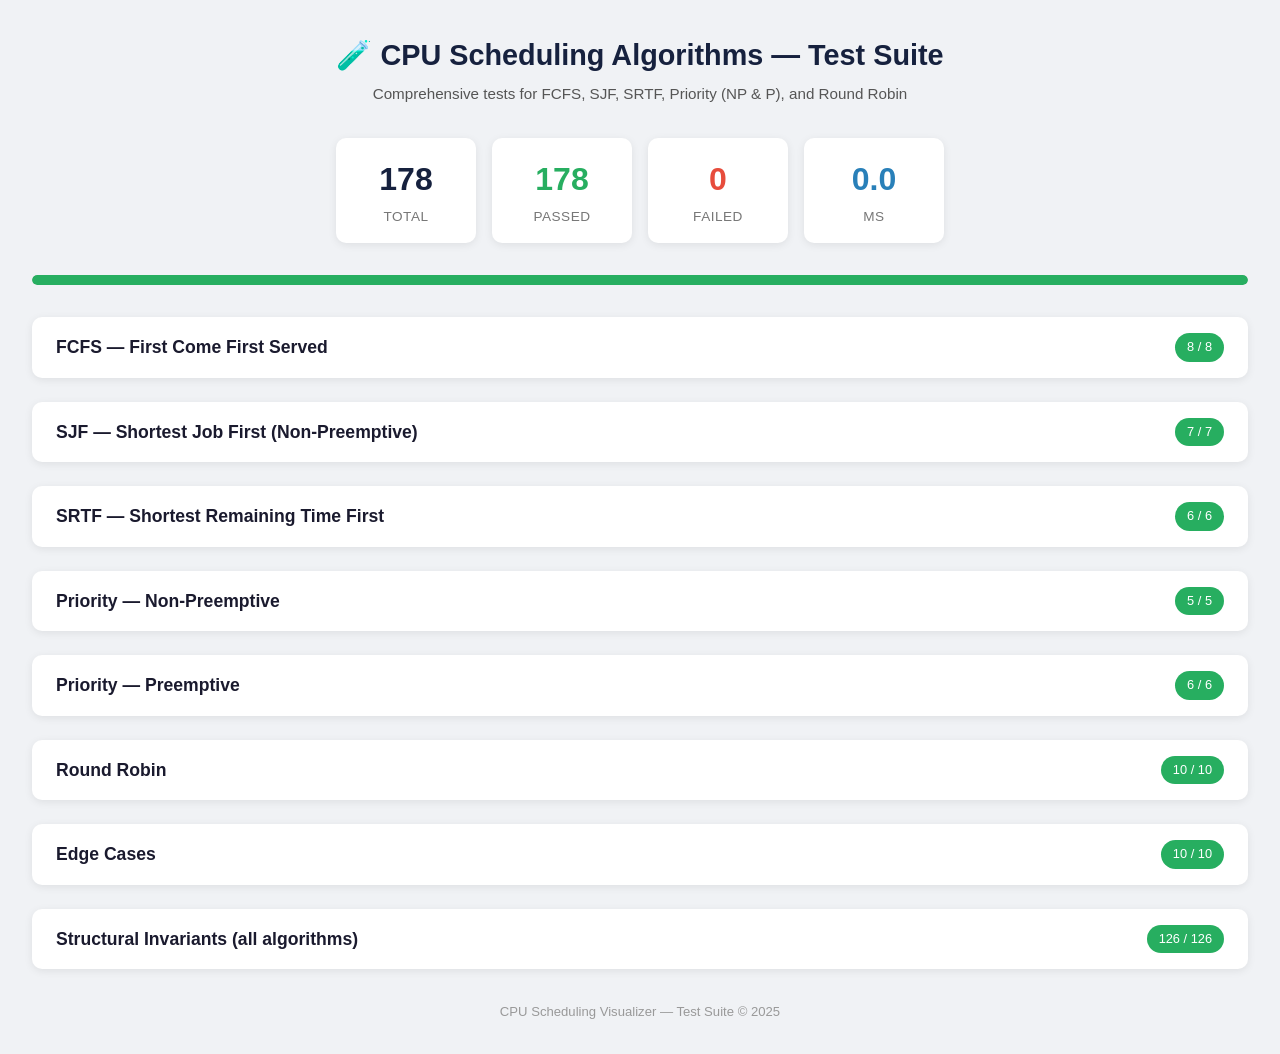
<file: tests/test-algorithms.html>
<!DOCTYPE html>
<html lang="en">
<head>
    <meta charset="UTF-8">
    <meta name="viewport" content="width=device-width, initial-scale=1.0">
    <title>CPU Scheduling Algorithms — Test Suite</title>
    <style>
        /* ===== Reset & Base ===== */
        *, *::before, *::after { box-sizing: border-box; margin: 0; padding: 0; }

        body {
            font-family: 'Segoe UI', Tahoma, Geneva, Verdana, sans-serif;
            background: #f0f2f5;
            color: #1a1a2e;
            line-height: 1.6;
            padding: 2rem;
        }

        /* ===== Header ===== */
        header {
            text-align: center;
            margin-bottom: 2rem;
        }
        header h1 {
            font-size: 1.8rem;
            color: #16213e;
            margin-bottom: .25rem;
        }
        header p {
            font-size: .95rem;
            color: #555;
        }

        /* ===== Summary Bar ===== */
        #summary {
            display: flex;
            gap: 1rem;
            justify-content: center;
            flex-wrap: wrap;
            margin-bottom: 2rem;
        }
        .summary-card {
            background: #fff;
            border-radius: 10px;
            padding: 1rem 2rem;
            box-shadow: 0 2px 8px rgba(0,0,0,.08);
            text-align: center;
            min-width: 140px;
        }
        .summary-card .number {
            font-size: 2rem;
            font-weight: 700;
        }
        .summary-card .label {
            font-size: .85rem;
            color: #777;
            text-transform: uppercase;
            letter-spacing: .5px;
        }
        .summary-card.total .number  { color: #16213e; }
        .summary-card.passed .number { color: #27ae60; }
        .summary-card.failed .number { color: #e74c3c; }
        .summary-card.time .number   { color: #2980b9; }

        /* ===== Progress Bar ===== */
        #progress-bar-container {
            background: #ddd;
            border-radius: 8px;
            height: 10px;
            margin-bottom: 2rem;
            overflow: hidden;
        }
        #progress-bar {
            height: 100%;
            width: 0%;
            border-radius: 8px;
            transition: width .3s, background .3s;
        }

        /* ===== Test Groups ===== */
        .test-group {
            background: #fff;
            border-radius: 10px;
            margin-bottom: 1.5rem;
            box-shadow: 0 2px 8px rgba(0,0,0,.08);
            overflow: hidden;
        }
        .test-group-header {
            padding: 1rem 1.5rem;
            font-size: 1.1rem;
            font-weight: 600;
            cursor: pointer;
            display: flex;
            justify-content: space-between;
            align-items: center;
            user-select: none;
            transition: background .2s;
        }
        .test-group-header:hover { background: #f8f9fa; }
        .test-group-header .badge {
            font-size: .8rem;
            padding: .25rem .75rem;
            border-radius: 20px;
            color: #fff;
            font-weight: 500;
        }
        .badge.all-pass { background: #27ae60; }
        .badge.has-fail { background: #e74c3c; }

        .test-group-body {
            border-top: 1px solid #eee;
            padding: 0;
            display: none;           /* collapsed by default */
        }
        .test-group.open .test-group-body { display: block; }

        /* ===== Individual Test Results ===== */
        .test-result {
            padding: .6rem 1.5rem;
            border-bottom: 1px solid #f2f2f2;
            display: flex;
            align-items: flex-start;
            gap: .75rem;
            font-size: .9rem;
        }
        .test-result:last-child { border-bottom: none; }
        .test-result .icon { font-size: 1rem; flex-shrink: 0; margin-top: 2px; }
        .test-result.pass .icon { color: #27ae60; }
        .test-result.fail .icon { color: #e74c3c; }
        .test-result .details { flex: 1; }
        .test-result .test-name { font-weight: 500; }
        .test-result.fail .error-msg {
            display: block;
            margin-top: .25rem;
            padding: .4rem .75rem;
            background: #fdf0f0;
            border-left: 3px solid #e74c3c;
            border-radius: 4px;
            font-size: .82rem;
            color: #c0392b;
            white-space: pre-wrap;
            word-break: break-word;
        }

        /* ===== Footer ===== */
        footer {
            text-align: center;
            margin-top: 2rem;
            font-size: .82rem;
            color: #999;
        }
    </style>
</head>
<body>

<header>
    <h1>🧪 CPU Scheduling Algorithms — Test Suite</h1>
    <p>Comprehensive tests for FCFS, SJF, SRTF, Priority (NP &amp; P), and Round Robin</p>
</header>

<!-- Summary cards (filled by JS) -->
<div id="summary">
    <div class="summary-card total">
        <div class="number" id="total-count">0</div>
        <div class="label">Total</div>
    </div>
    <div class="summary-card passed">
        <div class="number" id="pass-count">0</div>
        <div class="label">Passed</div>
    </div>
    <div class="summary-card failed">
        <div class="number" id="fail-count">0</div>
        <div class="label">Failed</div>
    </div>
    <div class="summary-card time">
        <div class="number" id="run-time">—</div>
        <div class="label">ms</div>
    </div>
</div>

<!-- Progress bar -->
<div id="progress-bar-container">
    <div id="progress-bar"></div>
</div>

<!-- Test results container (populated by JS) -->
<div id="results"></div>

<footer>
    CPU Scheduling Visualizer &mdash; Test Suite &copy; 2025
</footer>

<!-- Load the scheduling algorithms first, then the test script -->
<script src="../js/scheduling-algorithms.js"></script>
<script src="test-algorithms.js"></script>

</body>
</html>
</file>
<file: css/styles.css>
/* ============================================================================
   CPU Scheduling Visualizer & Performance Analyzer
   Main Stylesheet
   
   This CSS file provides the complete visual design for the application.
   It uses CSS custom properties (variables) for easy theming and dark/light mode.
   ============================================================================ */

/* --------------------------------------------------------------------------
   CSS Custom Properties (Design Tokens)
   These variables control the entire color scheme and can be switched for dark mode.
   -------------------------------------------------------------------------- */
:root {
    /* Primary color palette - Professional blue theme */
    --primary: #4361ee;
    --primary-light: #6c83f4;
    --primary-dark: #3a56d4;
    --primary-bg: rgba(67, 97, 238, 0.08);
    
    /* Accent colors for charts and process blocks */
    --accent-1: #4361ee;   /* Blue */
    --accent-2: #f72585;   /* Pink */
    --accent-3: #4cc9f0;   /* Cyan */
    --accent-4: #7209b7;   /* Purple */
    --accent-5: #f77f00;   /* Orange */
    --accent-6: #06d6a0;   /* Green */
    --accent-7: #ef476f;   /* Red */
    --accent-8: #ffd166;   /* Yellow */
    --accent-9: #118ab2;   /* Teal */
    --accent-10: #8338ec;  /* Violet */
    
    /* Semantic colors */
    --success: #06d6a0;
    --warning: #ffd166;
    --danger: #ef476f;
    --info: #4cc9f0;
    
    /* Neutral palette */
    --bg-primary: #f8f9fc;
    --bg-secondary: #ffffff;
    --bg-tertiary: #f0f2f8;
    --bg-card: #ffffff;
    --bg-hover: #f0f2f8;
    
    --text-primary: #1a1d29;
    --text-secondary: #555b6e;
    --text-tertiary: #8890a4;
    --text-on-primary: #ffffff;
    
    --border-color: #e2e6f0;
    --border-light: #eef0f6;
    
    /* Shadows */
    --shadow-sm: 0 1px 3px rgba(0, 0, 0, 0.06);
    --shadow-md: 0 4px 12px rgba(0, 0, 0, 0.08);
    --shadow-lg: 0 8px 24px rgba(0, 0, 0, 0.1);
    --shadow-xl: 0 12px 36px rgba(0, 0, 0, 0.12);
    
    /* Layout */
    --sidebar-width: 260px;
    --header-height: 64px;
    --border-radius: 12px;
    --border-radius-sm: 8px;
    --border-radius-xs: 4px;
    
    /* Transitions */
    --transition-fast: 0.15s ease;
    --transition-normal: 0.25s ease;
    --transition-slow: 0.4s ease;
}

/* --------------------------------------------------------------------------
   Dark Mode Theme
   Activated by adding class="dark" to the <html> or <body> element.
   -------------------------------------------------------------------------- */
[data-theme="dark"] {
    --bg-primary: #0f1117;
    --bg-secondary: #1a1d2e;
    --bg-tertiary: #232738;
    --bg-card: #1e2235;
    --bg-hover: #2a2f45;
    
    --text-primary: #e8eaf0;
    --text-secondary: #a0a8c0;
    --text-tertiary: #6b7394;
    
    --border-color: #2d3350;
    --border-light: #252944;
    
    --shadow-sm: 0 1px 3px rgba(0, 0, 0, 0.2);
    --shadow-md: 0 4px 12px rgba(0, 0, 0, 0.3);
    --shadow-lg: 0 8px 24px rgba(0, 0, 0, 0.35);
    --shadow-xl: 0 12px 36px rgba(0, 0, 0, 0.4);
    
    --primary-bg: rgba(67, 97, 238, 0.15);
}

/* --------------------------------------------------------------------------
   Reset and Base Styles
   -------------------------------------------------------------------------- */
*, *::before, *::after {
    margin: 0;
    padding: 0;
    box-sizing: border-box;
}

html {
    scroll-behavior: smooth;
    font-size: 16px;
}

body {
    font-family: 'Inter', 'Segoe UI', system-ui, -apple-system, sans-serif;
    background-color: var(--bg-primary);
    color: var(--text-primary);
    line-height: 1.6;
    overflow-x: hidden;
    min-height: 100vh;
}

/* --------------------------------------------------------------------------
   Typography
   -------------------------------------------------------------------------- */
h1, h2, h3, h4, h5, h6 {
    font-weight: 700;
    line-height: 1.3;
    color: var(--text-primary);
}

h1 { font-size: 1.75rem; }
h2 { font-size: 1.5rem; }
h3 { font-size: 1.25rem; }
h4 { font-size: 1.1rem; }

p {
    color: var(--text-secondary);
    line-height: 1.7;
}

/* --------------------------------------------------------------------------
   Layout: Sidebar + Main Content
   -------------------------------------------------------------------------- */
.app-container {
    display: flex;
    min-height: 100vh;
}

/* Sidebar Navigation */
.sidebar {
    width: var(--sidebar-width);
    background: var(--bg-secondary);
    border-right: 1px solid var(--border-color);
    display: flex;
    flex-direction: column;
    position: fixed;
    top: 0;
    left: 0;
    bottom: 0;
    z-index: 100;
    transition: transform var(--transition-normal);
    overflow-y: auto;
}

.sidebar-header {
    padding: 20px 20px 16px;
    border-bottom: 1px solid var(--border-color);
}

.sidebar-logo {
    display: flex;
    align-items: center;
    gap: 12px;
    text-decoration: none;
}

.sidebar-logo .logo-icon {
    width: 40px;
    height: 40px;
    background: linear-gradient(135deg, var(--primary), var(--primary-dark));
    border-radius: 10px;
    display: flex;
    align-items: center;
    justify-content: center;
    color: white;
    font-size: 20px;
    font-weight: 700;
}

.sidebar-logo .logo-text {
    font-size: 0.95rem;
    font-weight: 700;
    color: var(--text-primary);
    line-height: 1.2;
}

.sidebar-logo .logo-text small {
    display: block;
    font-size: 0.7rem;
    font-weight: 400;
    color: var(--text-tertiary);
    margin-top: 2px;
}

/* Navigation Links */
.sidebar-nav {
    padding: 12px;
    flex: 1;
}

.nav-section-title {
    font-size: 0.65rem;
    font-weight: 600;
    text-transform: uppercase;
    letter-spacing: 1.5px;
    color: var(--text-tertiary);
    padding: 16px 12px 8px;
}

.nav-link {
    display: flex;
    align-items: center;
    gap: 12px;
    padding: 10px 14px;
    border-radius: var(--border-radius-sm);
    color: var(--text-secondary);
    text-decoration: none;
    font-size: 0.88rem;
    font-weight: 500;
    cursor: pointer;
    transition: all var(--transition-fast);
    margin-bottom: 2px;
    border: none;
    background: none;
    width: 100%;
    text-align: left;
}

.nav-link:hover {
    background: var(--bg-hover);
    color: var(--text-primary);
}

.nav-link.active {
    background: var(--primary-bg);
    color: var(--primary);
    font-weight: 600;
}

.nav-link .nav-icon {
    width: 20px;
    height: 20px;
    display: flex;
    align-items: center;
    justify-content: center;
    font-size: 1rem;
}

/* Sidebar Footer */
.sidebar-footer {
    padding: 16px;
    border-top: 1px solid var(--border-color);
}

.theme-toggle {
    display: flex;
    align-items: center;
    justify-content: space-between;
    padding: 10px 14px;
    border-radius: var(--border-radius-sm);
    background: var(--bg-tertiary);
    cursor: pointer;
    border: none;
    width: 100%;
    color: var(--text-secondary);
    font-size: 0.85rem;
    font-weight: 500;
    transition: all var(--transition-fast);
}

.theme-toggle:hover {
    background: var(--bg-hover);
}

/* --------------------------------------------------------------------------
   Main Content Area
   -------------------------------------------------------------------------- */
.main-content {
    flex: 1;
    margin-left: var(--sidebar-width);
    padding: 24px 32px;
    min-height: 100vh;
}

/* Page Header */
.page-header {
    display: flex;
    justify-content: space-between;
    align-items: center;
    margin-bottom: 28px;
    padding-bottom: 20px;
    border-bottom: 1px solid var(--border-color);
}

.page-header h1 {
    display: flex;
    align-items: center;
    gap: 12px;
}

.page-header .page-subtitle {
    font-size: 0.88rem;
    color: var(--text-tertiary);
    font-weight: 400;
    margin-top: 4px;
}

/* Header Actions */
.header-actions {
    display: flex;
    gap: 10px;
}

/* --------------------------------------------------------------------------
   Sections (Pages)
   Each section is hidden/shown via JavaScript navigation.
   -------------------------------------------------------------------------- */
.section {
    display: none;
    animation: fadeIn 0.3s ease;
}

.section.active {
    display: block;
}

@keyframes fadeIn {
    from { opacity: 0; transform: translateY(10px); }
    to { opacity: 1; transform: translateY(0); }
}

/* --------------------------------------------------------------------------
   Cards - Primary content containers
   -------------------------------------------------------------------------- */
.card {
    background: var(--bg-card);
    border: 1px solid var(--border-color);
    border-radius: var(--border-radius);
    padding: 24px;
    margin-bottom: 20px;
    box-shadow: var(--shadow-sm);
    transition: box-shadow var(--transition-fast);
}

.card:hover {
    box-shadow: var(--shadow-md);
}

.card-header {
    display: flex;
    justify-content: space-between;
    align-items: center;
    margin-bottom: 20px;
}

.card-title {
    font-size: 1.1rem;
    font-weight: 700;
    display: flex;
    align-items: center;
    gap: 10px;
}

.card-title .icon {
    font-size: 1.2rem;
}

.card-subtitle {
    font-size: 0.82rem;
    color: var(--text-tertiary);
    margin-top: 4px;
}

/* --------------------------------------------------------------------------
   Dashboard Stats Cards
   -------------------------------------------------------------------------- */
.stats-grid {
    display: grid;
    grid-template-columns: repeat(auto-fit, minmax(220px, 1fr));
    gap: 16px;
    margin-bottom: 24px;
}

.stat-card {
    background: var(--bg-card);
    border: 1px solid var(--border-color);
    border-radius: var(--border-radius);
    padding: 20px;
    display: flex;
    align-items: flex-start;
    gap: 16px;
    box-shadow: var(--shadow-sm);
    transition: all var(--transition-fast);
}

.stat-card:hover {
    transform: translateY(-2px);
    box-shadow: var(--shadow-md);
}

.stat-icon {
    width: 48px;
    height: 48px;
    border-radius: 12px;
    display: flex;
    align-items: center;
    justify-content: center;
    font-size: 1.4rem;
    flex-shrink: 0;
}

.stat-icon.blue { background: rgba(67, 97, 238, 0.12); color: var(--accent-1); }
.stat-icon.pink { background: rgba(247, 37, 133, 0.12); color: var(--accent-2); }
.stat-icon.green { background: rgba(6, 214, 160, 0.12); color: var(--accent-6); }
.stat-icon.orange { background: rgba(247, 127, 0, 0.12); color: var(--accent-5); }
.stat-icon.purple { background: rgba(114, 9, 183, 0.12); color: var(--accent-4); }
.stat-icon.cyan { background: rgba(76, 201, 240, 0.12); color: var(--accent-3); }

.stat-info h4 {
    font-size: 0.78rem;
    font-weight: 500;
    color: var(--text-tertiary);
    text-transform: uppercase;
    letter-spacing: 0.5px;
    margin-bottom: 4px;
}

.stat-value {
    font-size: 1.5rem;
    font-weight: 800;
    color: var(--text-primary);
    line-height: 1.2;
}

.stat-change {
    font-size: 0.75rem;
    color: var(--success);
    margin-top: 4px;
}

/* --------------------------------------------------------------------------
   Buttons
   -------------------------------------------------------------------------- */
.btn {
    display: inline-flex;
    align-items: center;
    gap: 8px;
    padding: 10px 20px;
    border-radius: var(--border-radius-sm);
    font-size: 0.88rem;
    font-weight: 600;
    cursor: pointer;
    border: none;
    transition: all var(--transition-fast);
    text-decoration: none;
    font-family: inherit;
}

.btn-primary {
    background: var(--primary);
    color: var(--text-on-primary);
    box-shadow: 0 2px 8px rgba(67, 97, 238, 0.3);
}

.btn-primary:hover {
    background: var(--primary-dark);
    transform: translateY(-1px);
    box-shadow: 0 4px 12px rgba(67, 97, 238, 0.4);
}

.btn-secondary {
    background: var(--bg-tertiary);
    color: var(--text-secondary);
    border: 1px solid var(--border-color);
}

.btn-secondary:hover {
    background: var(--bg-hover);
    color: var(--text-primary);
}

.btn-success {
    background: var(--success);
    color: #fff;
}

.btn-success:hover {
    filter: brightness(0.9);
}

.btn-danger {
    background: var(--danger);
    color: #fff;
}

.btn-danger:hover {
    filter: brightness(0.9);
}

.btn-outline {
    background: transparent;
    color: var(--primary);
    border: 1.5px solid var(--primary);
}

.btn-outline:hover {
    background: var(--primary-bg);
}

.btn-sm {
    padding: 6px 14px;
    font-size: 0.82rem;
}

.btn-lg {
    padding: 14px 28px;
    font-size: 1rem;
}

.btn-icon {
    padding: 8px;
    width: 36px;
    height: 36px;
    justify-content: center;
}

.btn:disabled {
    opacity: 0.5;
    cursor: not-allowed;
    transform: none !important;
}

/* --------------------------------------------------------------------------
   Form Controls
   -------------------------------------------------------------------------- */
.form-group {
    margin-bottom: 16px;
}

.form-label {
    display: block;
    font-size: 0.82rem;
    font-weight: 600;
    color: var(--text-secondary);
    margin-bottom: 6px;
}

.form-control {
    width: 100%;
    padding: 10px 14px;
    border: 1.5px solid var(--border-color);
    border-radius: var(--border-radius-sm);
    font-size: 0.9rem;
    font-family: inherit;
    background: var(--bg-secondary);
    color: var(--text-primary);
    transition: border-color var(--transition-fast), box-shadow var(--transition-fast);
    outline: none;
}

.form-control:focus {
    border-color: var(--primary);
    box-shadow: 0 0 0 3px var(--primary-bg);
}

.form-control::placeholder {
    color: var(--text-tertiary);
}

.form-control.error {
    border-color: var(--danger);
    box-shadow: 0 0 0 3px rgba(239, 71, 111, 0.1);
}

.form-error {
    font-size: 0.78rem;
    color: var(--danger);
    margin-top: 4px;
    display: none;
}

.form-error.visible {
    display: block;
}

.form-row {
    display: grid;
    grid-template-columns: repeat(auto-fit, minmax(140px, 1fr));
    gap: 12px;
}

.form-hint {
    font-size: 0.75rem;
    color: var(--text-tertiary);
    margin-top: 4px;
}

/* Select */
select.form-control {
    appearance: none;
    background-image: url("data:image/svg+xml,%3Csvg xmlns='http://www.w3.org/2000/svg' width='12' height='12' viewBox='0 0 12 12'%3E%3Cpath fill='%23555b6e' d='M6 8L1 3h10z'/%3E%3C/svg%3E");
    background-repeat: no-repeat;
    background-position: right 12px center;
    padding-right: 36px;
}

/* --------------------------------------------------------------------------
   Tables
   -------------------------------------------------------------------------- */
.table-container {
    overflow-x: auto;
    border-radius: var(--border-radius-sm);
    border: 1px solid var(--border-color);
}

table {
    width: 100%;
    border-collapse: collapse;
    font-size: 0.88rem;
}

thead {
    background: var(--bg-tertiary);
}

thead th {
    padding: 12px 16px;
    text-align: left;
    font-weight: 600;
    color: var(--text-secondary);
    font-size: 0.78rem;
    text-transform: uppercase;
    letter-spacing: 0.5px;
    border-bottom: 2px solid var(--border-color);
    white-space: nowrap;
}

tbody td {
    padding: 12px 16px;
    border-bottom: 1px solid var(--border-light);
    color: var(--text-primary);
}

tbody tr:last-child td {
    border-bottom: none;
}

tbody tr:hover {
    background: var(--bg-hover);
}

tbody tr.avg-row {
    background: var(--primary-bg);
    font-weight: 700;
}

tbody tr.avg-row td {
    border-top: 2px solid var(--primary);
}

/* Process ID badges in tables */
.pid-badge {
    display: inline-flex;
    align-items: center;
    justify-content: center;
    padding: 4px 12px;
    border-radius: 20px;
    font-weight: 600;
    font-size: 0.82rem;
    min-width: 50px;
}

/* --------------------------------------------------------------------------
   Gantt Chart
   -------------------------------------------------------------------------- */
.gantt-container {
    overflow-x: auto;
    padding: 20px 0;
}

.gantt-chart {
    display: flex;
    align-items: stretch;
    min-height: 60px;
    position: relative;
    margin-bottom: 8px;
}

.gantt-block {
    display: flex;
    align-items: center;
    justify-content: center;
    min-width: 40px;
    height: 56px;
    color: white;
    font-weight: 700;
    font-size: 0.85rem;
    border-radius: 6px;
    margin: 0 1px;
    position: relative;
    transition: transform var(--transition-fast), box-shadow var(--transition-fast);
    cursor: default;
    box-shadow: var(--shadow-sm);
}

.gantt-block:hover {
    transform: scaleY(1.08);
    box-shadow: var(--shadow-md);
    z-index: 2;
}

.gantt-block.idle {
    background: repeating-linear-gradient(
        45deg,
        var(--bg-tertiary),
        var(--bg-tertiary) 5px,
        var(--border-color) 5px,
        var(--border-color) 10px
    );
    color: var(--text-tertiary);
    font-style: italic;
    font-weight: 500;
    box-shadow: none;
}

.gantt-timeline {
    display: flex;
    position: relative;
}

.gantt-time-label {
    font-size: 0.72rem;
    color: var(--text-tertiary);
    font-weight: 500;
    min-width: 40px;
    text-align: left;
    margin: 0 1px;
    padding-top: 4px;
}

.gantt-time-label:first-child {
    margin-left: 0;
}

/* Gantt legend */
.gantt-legend {
    display: flex;
    flex-wrap: wrap;
    gap: 12px;
    margin-top: 16px;
    padding-top: 16px;
    border-top: 1px solid var(--border-light);
}

.legend-item {
    display: flex;
    align-items: center;
    gap: 6px;
    font-size: 0.82rem;
    color: var(--text-secondary);
}

.legend-color {
    width: 14px;
    height: 14px;
    border-radius: 4px;
}

/* --------------------------------------------------------------------------
   Tabs
   -------------------------------------------------------------------------- */
.tabs {
    display: flex;
    gap: 4px;
    border-bottom: 2px solid var(--border-color);
    margin-bottom: 20px;
    overflow-x: auto;
}

.tab {
    padding: 10px 20px;
    font-size: 0.88rem;
    font-weight: 500;
    color: var(--text-tertiary);
    cursor: pointer;
    border: none;
    background: none;
    border-bottom: 2px solid transparent;
    margin-bottom: -2px;
    transition: all var(--transition-fast);
    white-space: nowrap;
    font-family: inherit;
}

.tab:hover {
    color: var(--text-primary);
}

.tab.active {
    color: var(--primary);
    border-bottom-color: var(--primary);
    font-weight: 600;
}

.tab-content {
    display: none;
    animation: fadeIn 0.2s ease;
}

.tab-content.active {
    display: block;
}

/* --------------------------------------------------------------------------
   Algorithm Cards (for educational content)
   -------------------------------------------------------------------------- */
.algo-card {
    background: var(--bg-card);
    border: 1px solid var(--border-color);
    border-radius: var(--border-radius);
    padding: 24px;
    margin-bottom: 16px;
    transition: all var(--transition-fast);
}

.algo-card:hover {
    box-shadow: var(--shadow-md);
}

.algo-card-header {
    display: flex;
    align-items: center;
    gap: 14px;
    margin-bottom: 14px;
    cursor: pointer;
}

.algo-badge {
    width: 44px;
    height: 44px;
    border-radius: 10px;
    display: flex;
    align-items: center;
    justify-content: center;
    font-weight: 700;
    font-size: 0.85rem;
    color: white;
    flex-shrink: 0;
}

.algo-card-body {
    padding-left: 58px;
}

.algo-card-body p {
    margin-bottom: 12px;
    font-size: 0.9rem;
}

.algo-props {
    display: grid;
    grid-template-columns: repeat(auto-fit, minmax(200px, 1fr));
    gap: 10px;
    margin-top: 14px;
}

.algo-prop {
    display: flex;
    align-items: center;
    gap: 8px;
    font-size: 0.82rem;
    color: var(--text-secondary);
    padding: 8px 12px;
    background: var(--bg-tertiary);
    border-radius: var(--border-radius-xs);
}

.algo-prop .prop-icon {
    font-size: 0.9rem;
}

/* Advantages / Disadvantages lists */
.pros-cons {
    display: grid;
    grid-template-columns: 1fr 1fr;
    gap: 16px;
    margin-top: 14px;
}

.pros-cons .pros, .pros-cons .cons {
    padding: 14px;
    border-radius: var(--border-radius-sm);
}

.pros {
    background: rgba(6, 214, 160, 0.08);
    border: 1px solid rgba(6, 214, 160, 0.2);
}

.cons {
    background: rgba(239, 71, 111, 0.08);
    border: 1px solid rgba(239, 71, 111, 0.2);
}

.pros h5 { color: var(--success); }
.cons h5 { color: var(--danger); }

.pros ul, .cons ul {
    list-style: none;
    padding: 0;
    margin-top: 8px;
}

.pros li, .cons li {
    padding: 4px 0;
    font-size: 0.85rem;
    color: var(--text-secondary);
    padding-left: 18px;
    position: relative;
}

.pros li::before {
    content: '✓';
    position: absolute;
    left: 0;
    color: var(--success);
    font-weight: 700;
}

.cons li::before {
    content: '✗';
    position: absolute;
    left: 0;
    color: var(--danger);
    font-weight: 700;
}

/* --------------------------------------------------------------------------
   Comparison Charts
   -------------------------------------------------------------------------- */
.comparison-grid {
    display: grid;
    grid-template-columns: repeat(auto-fit, minmax(300px, 1fr));
    gap: 20px;
}

.chart-card {
    background: var(--bg-card);
    border: 1px solid var(--border-color);
    border-radius: var(--border-radius);
    padding: 20px;
    box-shadow: var(--shadow-sm);
}

.chart-card .chart-title {
    font-size: 0.92rem;
    font-weight: 700;
    margin-bottom: 16px;
    display: flex;
    align-items: center;
    gap: 8px;
}

/* Bar chart */
.bar-chart {
    display: flex;
    flex-direction: column;
    gap: 10px;
}

.bar-row {
    display: flex;
    align-items: center;
    gap: 12px;
}

.bar-label {
    width: 100px;
    font-size: 0.82rem;
    font-weight: 600;
    color: var(--text-secondary);
    text-align: right;
    flex-shrink: 0;
}

.bar-track {
    flex: 1;
    height: 32px;
    background: var(--bg-tertiary);
    border-radius: 6px;
    overflow: hidden;
    position: relative;
}

.bar-fill {
    height: 100%;
    border-radius: 6px;
    display: flex;
    align-items: center;
    justify-content: flex-end;
    padding-right: 10px;
    color: white;
    font-size: 0.78rem;
    font-weight: 700;
    transition: width 0.6s cubic-bezier(0.4, 0, 0.2, 1);
    min-width: 45px;
}

.bar-fill.best {
    box-shadow: 0 0 0 2px var(--bg-card), 0 0 0 4px var(--success);
}

.bar-value {
    font-size: 0.82rem;
    font-weight: 600;
    color: var(--text-primary);
    width: 60px;
    text-align: right;
    flex-shrink: 0;
}

/* Best badge */
.best-badge {
    display: inline-flex;
    align-items: center;
    gap: 4px;
    padding: 2px 8px;
    border-radius: 10px;
    background: rgba(6, 214, 160, 0.15);
    color: var(--success);
    font-size: 0.7rem;
    font-weight: 700;
    margin-left: 6px;
}

/* --------------------------------------------------------------------------
   Process Colors (for Gantt blocks and badges)
   -------------------------------------------------------------------------- */
.process-color-0 { background: var(--accent-1); }
.process-color-1 { background: var(--accent-2); }
.process-color-2 { background: var(--accent-3); }
.process-color-3 { background: var(--accent-4); }
.process-color-4 { background: var(--accent-5); }
.process-color-5 { background: var(--accent-6); }
.process-color-6 { background: var(--accent-7); }
.process-color-7 { background: var(--accent-8); }
.process-color-8 { background: var(--accent-9); }
.process-color-9 { background: var(--accent-10); }

/* Badge colors for table */
.badge-0 { background: rgba(67, 97, 238, 0.12); color: var(--accent-1); }
.badge-1 { background: rgba(247, 37, 133, 0.12); color: var(--accent-2); }
.badge-2 { background: rgba(76, 201, 240, 0.12); color: var(--accent-3); }
.badge-3 { background: rgba(114, 9, 183, 0.12); color: var(--accent-4); }
.badge-4 { background: rgba(247, 127, 0, 0.12); color: var(--accent-5); }
.badge-5 { background: rgba(6, 214, 160, 0.12); color: var(--accent-6); }
.badge-6 { background: rgba(239, 71, 111, 0.12); color: var(--accent-7); }
.badge-7 { background: rgba(255, 209, 102, 0.12); color: var(--accent-8); }
.badge-8 { background: rgba(17, 138, 178, 0.12); color: var(--accent-9); }
.badge-9 { background: rgba(131, 56, 236, 0.12); color: var(--accent-10); }

/* --------------------------------------------------------------------------
   Tooltips
   -------------------------------------------------------------------------- */
.tooltip {
    position: relative;
}

.tooltip::after {
    content: attr(data-tooltip);
    position: absolute;
    bottom: 100%;
    left: 50%;
    transform: translateX(-50%);
    padding: 6px 12px;
    background: var(--text-primary);
    color: var(--bg-primary);
    font-size: 0.75rem;
    border-radius: 6px;
    white-space: nowrap;
    opacity: 0;
    visibility: hidden;
    transition: all var(--transition-fast);
    pointer-events: none;
    z-index: 10;
    margin-bottom: 6px;
}

.tooltip:hover::after {
    opacity: 1;
    visibility: visible;
}

/* --------------------------------------------------------------------------
   Alerts / Notices
   -------------------------------------------------------------------------- */
.alert {
    padding: 14px 18px;
    border-radius: var(--border-radius-sm);
    font-size: 0.88rem;
    margin-bottom: 16px;
    display: flex;
    align-items: flex-start;
    gap: 10px;
}

.alert-info {
    background: rgba(76, 201, 240, 0.1);
    border: 1px solid rgba(76, 201, 240, 0.25);
    color: var(--info);
}

.alert-success {
    background: rgba(6, 214, 160, 0.1);
    border: 1px solid rgba(6, 214, 160, 0.25);
    color: var(--success);
}

.alert-warning {
    background: rgba(255, 209, 102, 0.1);
    border: 1px solid rgba(255, 209, 102, 0.25);
    color: var(--warning);
}

.alert-danger {
    background: rgba(239, 71, 111, 0.1);
    border: 1px solid rgba(239, 71, 111, 0.25);
    color: var(--danger);
}

/* --------------------------------------------------------------------------
   Modal
   -------------------------------------------------------------------------- */
.modal-overlay {
    position: fixed;
    top: 0;
    left: 0;
    right: 0;
    bottom: 0;
    background: rgba(0, 0, 0, 0.5);
    backdrop-filter: blur(4px);
    display: flex;
    align-items: center;
    justify-content: center;
    z-index: 1000;
    opacity: 0;
    visibility: hidden;
    transition: all var(--transition-normal);
}

.modal-overlay.active {
    opacity: 1;
    visibility: visible;
}

.modal {
    background: var(--bg-card);
    border-radius: var(--border-radius);
    padding: 28px;
    max-width: 500px;
    width: 90%;
    box-shadow: var(--shadow-xl);
    transform: scale(0.9);
    transition: transform var(--transition-normal);
}

.modal-overlay.active .modal {
    transform: scale(1);
}

.modal-header {
    display: flex;
    justify-content: space-between;
    align-items: center;
    margin-bottom: 20px;
}

.modal-close {
    background: none;
    border: none;
    font-size: 1.3rem;
    cursor: pointer;
    color: var(--text-tertiary);
    padding: 4px;
    line-height: 1;
}

.modal-close:hover {
    color: var(--text-primary);
}

.modal-footer {
    display: flex;
    justify-content: flex-end;
    gap: 10px;
    margin-top: 20px;
    padding-top: 16px;
    border-top: 1px solid var(--border-color);
}

/* --------------------------------------------------------------------------
   Toast Notifications
   -------------------------------------------------------------------------- */
.toast-container {
    position: fixed;
    top: 20px;
    right: 20px;
    z-index: 2000;
    display: flex;
    flex-direction: column;
    gap: 8px;
}

.toast {
    padding: 14px 20px;
    border-radius: var(--border-radius-sm);
    background: var(--bg-card);
    border: 1px solid var(--border-color);
    box-shadow: var(--shadow-lg);
    display: flex;
    align-items: center;
    gap: 10px;
    font-size: 0.88rem;
    min-width: 280px;
    animation: slideInRight 0.3s ease;
    color: var(--text-primary);
}

.toast.success { border-left: 4px solid var(--success); }
.toast.error { border-left: 4px solid var(--danger); }
.toast.info { border-left: 4px solid var(--info); }
.toast.warning { border-left: 4px solid var(--warning); }

@keyframes slideInRight {
    from { transform: translateX(100%); opacity: 0; }
    to { transform: translateX(0); opacity: 1; }
}

@keyframes slideOutRight {
    from { transform: translateX(0); opacity: 1; }
    to { transform: translateX(100%); opacity: 0; }
}

/* --------------------------------------------------------------------------
   Empty State
   -------------------------------------------------------------------------- */
.empty-state {
    text-align: center;
    padding: 48px 20px;
    color: var(--text-tertiary);
}

.empty-state .empty-icon {
    font-size: 3rem;
    margin-bottom: 16px;
    opacity: 0.5;
}

.empty-state h3 {
    color: var(--text-secondary);
    margin-bottom: 8px;
}

.empty-state p {
    font-size: 0.88rem;
    max-width: 400px;
    margin: 0 auto 20px;
}

/* --------------------------------------------------------------------------
   Loading Spinner
   -------------------------------------------------------------------------- */
.spinner {
    width: 24px;
    height: 24px;
    border: 3px solid var(--border-color);
    border-top-color: var(--primary);
    border-radius: 50%;
    animation: spin 0.8s linear infinite;
}

@keyframes spin {
    to { transform: rotate(360deg); }
}

/* --------------------------------------------------------------------------
   Step Execution Display
   -------------------------------------------------------------------------- */
.step-container {
    margin-top: 16px;
}

.step {
    display: flex;
    gap: 16px;
    padding: 12px 0;
    border-bottom: 1px solid var(--border-light);
    font-size: 0.88rem;
}

.step:last-child {
    border-bottom: none;
}

.step-number {
    width: 28px;
    height: 28px;
    border-radius: 50%;
    background: var(--primary-bg);
    color: var(--primary);
    display: flex;
    align-items: center;
    justify-content: center;
    font-weight: 700;
    font-size: 0.78rem;
    flex-shrink: 0;
}

.step-text {
    color: var(--text-secondary);
    line-height: 1.6;
}

.step-text strong {
    color: var(--text-primary);
}

/* --------------------------------------------------------------------------
   Responsive Design
   -------------------------------------------------------------------------- */
@media (max-width: 1024px) {
    .sidebar {
        transform: translateX(-100%);
    }
    
    .sidebar.open {
        transform: translateX(0);
    }
    
    .main-content {
        margin-left: 0;
        padding: 16px 20px;
    }
    
    .stats-grid {
        grid-template-columns: repeat(auto-fit, minmax(180px, 1fr));
    }
    
    .comparison-grid {
        grid-template-columns: 1fr;
    }
    
    .pros-cons {
        grid-template-columns: 1fr;
    }
    
    .menu-toggle {
        display: flex !important;
    }
}

@media (max-width: 640px) {
    .form-row {
        grid-template-columns: 1fr;
    }
    
    .stats-grid {
        grid-template-columns: 1fr 1fr;
    }
    
    .page-header {
        flex-direction: column;
        align-items: flex-start;
        gap: 12px;
    }
    
    .header-actions {
        width: 100%;
    }
}

/* --------------------------------------------------------------------------
   Mobile Menu Toggle
   -------------------------------------------------------------------------- */
.menu-toggle {
    display: none;
    align-items: center;
    justify-content: center;
    width: 40px;
    height: 40px;
    border: 1px solid var(--border-color);
    border-radius: var(--border-radius-sm);
    background: var(--bg-secondary);
    cursor: pointer;
    font-size: 1.2rem;
    color: var(--text-secondary);
}

/* --------------------------------------------------------------------------
   Sidebar Overlay (mobile)
   -------------------------------------------------------------------------- */
.sidebar-overlay {
    position: fixed;
    top: 0;
    left: 0;
    right: 0;
    bottom: 0;
    background: rgba(0, 0, 0, 0.4);
    z-index: 99;
    display: none;
}

.sidebar-overlay.active {
    display: block;
}

/* --------------------------------------------------------------------------
   Process input actions row
   -------------------------------------------------------------------------- */
.input-actions {
    display: flex;
    flex-wrap: wrap;
    gap: 10px;
    margin-top: 16px;
    padding-top: 16px;
    border-top: 1px solid var(--border-light);
}

/* --------------------------------------------------------------------------
   Scrollbar Styling
   -------------------------------------------------------------------------- */
::-webkit-scrollbar {
    width: 8px;
    height: 8px;
}

::-webkit-scrollbar-track {
    background: var(--bg-primary);
}

::-webkit-scrollbar-thumb {
    background: var(--border-color);
    border-radius: 4px;
}

::-webkit-scrollbar-thumb:hover {
    background: var(--text-tertiary);
}

/* --------------------------------------------------------------------------
   Sample Data Dropdown
   -------------------------------------------------------------------------- */
.dropdown {
    position: relative;
    display: inline-block;
}

.dropdown-menu {
    position: absolute;
    top: 100%;
    left: 0;
    background: var(--bg-card);
    border: 1px solid var(--border-color);
    border-radius: var(--border-radius-sm);
    box-shadow: var(--shadow-lg);
    padding: 6px;
    min-width: 200px;
    z-index: 50;
    display: none;
    margin-top: 4px;
}

.dropdown-menu.open {
    display: block;
    animation: fadeIn 0.15s ease;
}

.dropdown-item {
    display: block;
    width: 100%;
    padding: 8px 14px;
    border: none;
    background: none;
    text-align: left;
    font-size: 0.85rem;
    color: var(--text-secondary);
    cursor: pointer;
    border-radius: var(--border-radius-xs);
    font-family: inherit;
    transition: all var(--transition-fast);
}

.dropdown-item:hover {
    background: var(--bg-hover);
    color: var(--text-primary);
}

/* --------------------------------------------------------------------------
   Quantum input inline
   -------------------------------------------------------------------------- */
.quantum-input-group {
    display: flex;
    align-items: center;
    gap: 10px;
    margin-bottom: 16px;
}

.quantum-input-group label {
    font-size: 0.88rem;
    font-weight: 600;
    color: var(--text-secondary);
    white-space: nowrap;
}

.quantum-input-group input {
    width: 80px;
}

/* --------------------------------------------------------------------------
   About Section
   -------------------------------------------------------------------------- */
.about-grid {
    display: grid;
    grid-template-columns: repeat(auto-fit, minmax(280px, 1fr));
    gap: 20px;
}

.about-card {
    background: var(--bg-card);
    border: 1px solid var(--border-color);
    border-radius: var(--border-radius);
    padding: 24px;
    text-align: center;
}

.about-card .about-icon {
    font-size: 2rem;
    margin-bottom: 12px;
}

.about-card h3 {
    margin-bottom: 8px;
}

.about-card p {
    font-size: 0.88rem;
}

.tech-stack {
    display: flex;
    flex-wrap: wrap;
    gap: 8px;
    justify-content: center;
    margin-top: 12px;
}

.tech-tag {
    padding: 4px 12px;
    background: var(--primary-bg);
    color: var(--primary);
    border-radius: 20px;
    font-size: 0.78rem;
    font-weight: 600;
}

/* --------------------------------------------------------------------------
   Print Styles
   -------------------------------------------------------------------------- */
@media print {
    .sidebar, .menu-toggle, .sidebar-overlay, .toast-container {
        display: none !important;
    }
    
    .main-content {
        margin-left: 0 !important;
    }
    
    .card {
        break-inside: avoid;
        box-shadow: none;
        border: 1px solid #ddd;
    }
}


/* --------------------------------------------------------------------------
   Team Members Section
   -------------------------------------------------------------------------- */
.team-grid {
    display: grid;
    grid-template-columns: repeat(auto-fit, minmax(290px, 1fr));
    gap: 20px;
    margin-top: 16px;
}

.team-card {
    background: var(--bg-card);
    border: 1px solid var(--border-color);
    border-radius: var(--border-radius);
    padding: 24px;
    position: relative;
    overflow: hidden;
    transition: transform var(--transition-fast), box-shadow var(--transition-fast);
    box-shadow: var(--shadow-sm);
    display: flex;
    flex-direction: column;
}

.team-card:hover {
    transform: translateY(-4px);
    box-shadow: var(--shadow-lg);
    border-color: var(--primary-light);
}

.team-card-header {
    display: flex;
    align-items: center;
    gap: 16px;
    margin-bottom: 16px;
}

.team-avatar {
    width: 52px;
    height: 52px;
    border-radius: 14px;
    background: linear-gradient(135deg, var(--primary), var(--accent-4));
    color: white;
    display: flex;
    align-items: center;
    justify-content: center;
    font-size: 1.4rem;
    font-weight: 700;
    box-shadow: 0 4px 12px rgba(67, 97, 238, 0.25);
    flex-shrink: 0;
}

.team-card:nth-child(2) .team-avatar {
    background: linear-gradient(135deg, var(--accent-2), var(--accent-5));
    box-shadow: 0 4px 12px rgba(247, 37, 133, 0.25);
}

.team-card:nth-child(3) .team-avatar {
    background: linear-gradient(135deg, var(--accent-6), var(--accent-9));
    box-shadow: 0 4px 12px rgba(6, 214, 160, 0.25);
}

.team-info h3 {
    font-size: 1.15rem;
    margin-bottom: 2px;
    color: var(--text-primary);
}

.team-roll {
    font-family: monospace;
    font-size: 0.85rem;
    font-weight: 600;
    color: var(--primary);
    background: var(--primary-bg);
    padding: 2px 8px;
    border-radius: 4px;
    display: inline-block;
}

.team-role-badge {
    font-size: 0.75rem;
    font-weight: 700;
    text-transform: uppercase;
    letter-spacing: 0.8px;
    color: var(--text-tertiary);
    margin-top: 4px;
    display: block;
}

.team-responsibilities {
    list-style: none;
    padding: 0;
    margin: 12px 0 0 0;
    font-size: 0.85rem;
    color: var(--text-secondary);
    border-top: 1px solid var(--border-light);
    padding-top: 12px;
    flex: 1;
}

.team-responsibilities li {
    padding: 4px 0;
    padding-left: 20px;
    position: relative;
    line-height: 1.5;
}

.team-responsibilities li::before {
    content: "✓";
    position: absolute;
    left: 0;
    color: var(--success);
    font-weight: 700;
}

/* --------------------------------------------------------------------------
   Gantt Chart Interactive Playback Controls
   -------------------------------------------------------------------------- */
.gantt-playback-bar {
    display: flex;
    flex-wrap: wrap;
    align-items: center;
    justify-content: space-between;
    gap: 12px;
    padding: 12px 18px;
    background: var(--bg-tertiary);
    border: 1px solid var(--border-color);
    border-radius: var(--border-radius-sm);
    margin-bottom: 16px;
}

.playback-controls {
    display: flex;
    align-items: center;
    gap: 8px;
}

.playback-status {
    display: flex;
    align-items: center;
    gap: 10px;
    font-size: 0.88rem;
    color: var(--text-secondary);
}

.playback-time-badge {
    background: var(--primary-bg);
    color: var(--primary);
    font-weight: 700;
    padding: 4px 10px;
    border-radius: 6px;
    font-family: monospace;
    font-size: 0.95rem;
}

.playback-speed {
    display: flex;
    align-items: center;
    gap: 6px;
    font-size: 0.82rem;
    color: var(--text-tertiary);
}

.gantt-block.anim-active {
    outline: 3px solid #ffcc00;
    outline-offset: -1px;
    box-shadow: 0 0 16px rgba(255, 204, 0, 0.7);
    animation: pulseActive 1s infinite alternate;
    z-index: 5;
}

@keyframes pulseActive {
    from { transform: scaleY(1); filter: brightness(1.1); }
    to { transform: scaleY(1.08); filter: brightness(1.3); }
}

.gantt-block.anim-past {
    opacity: 0.95;
}

.gantt-block.anim-future {
    opacity: 0.35;
    filter: grayscale(40%);
}
</file>
